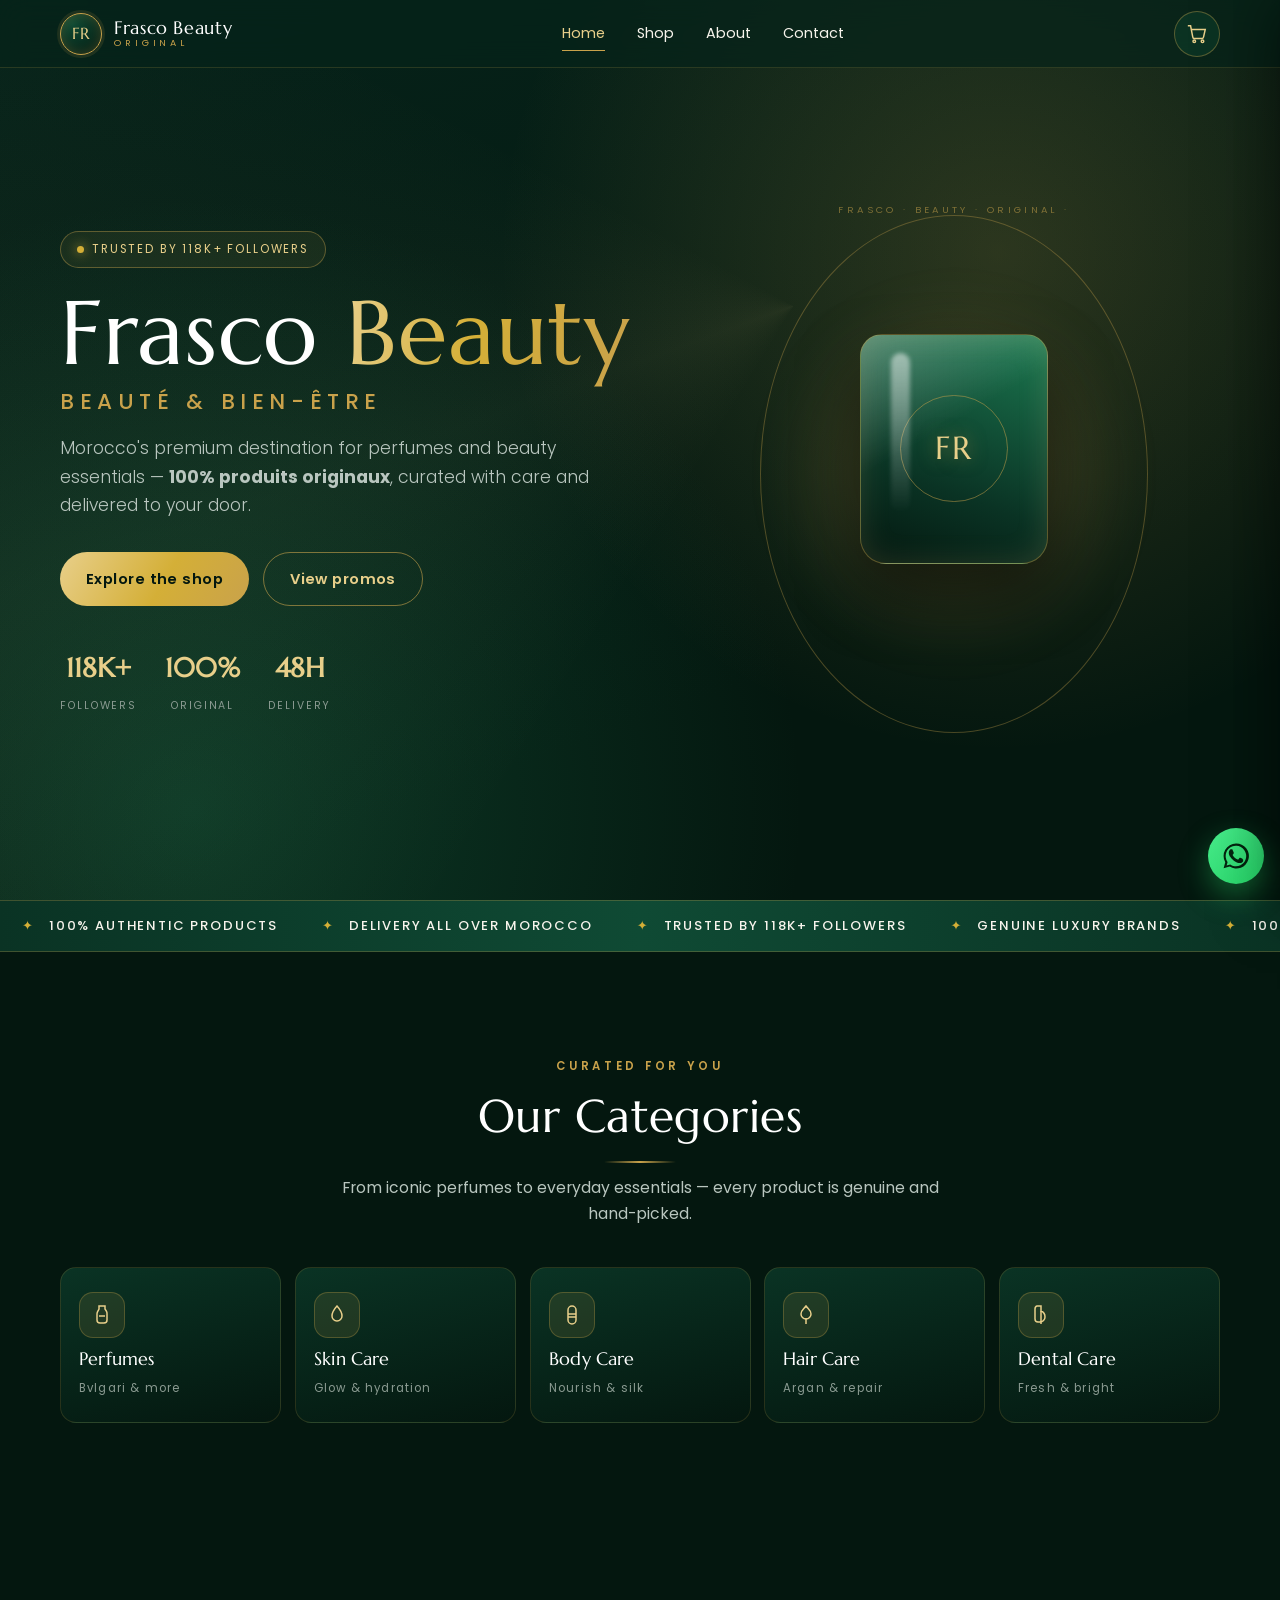
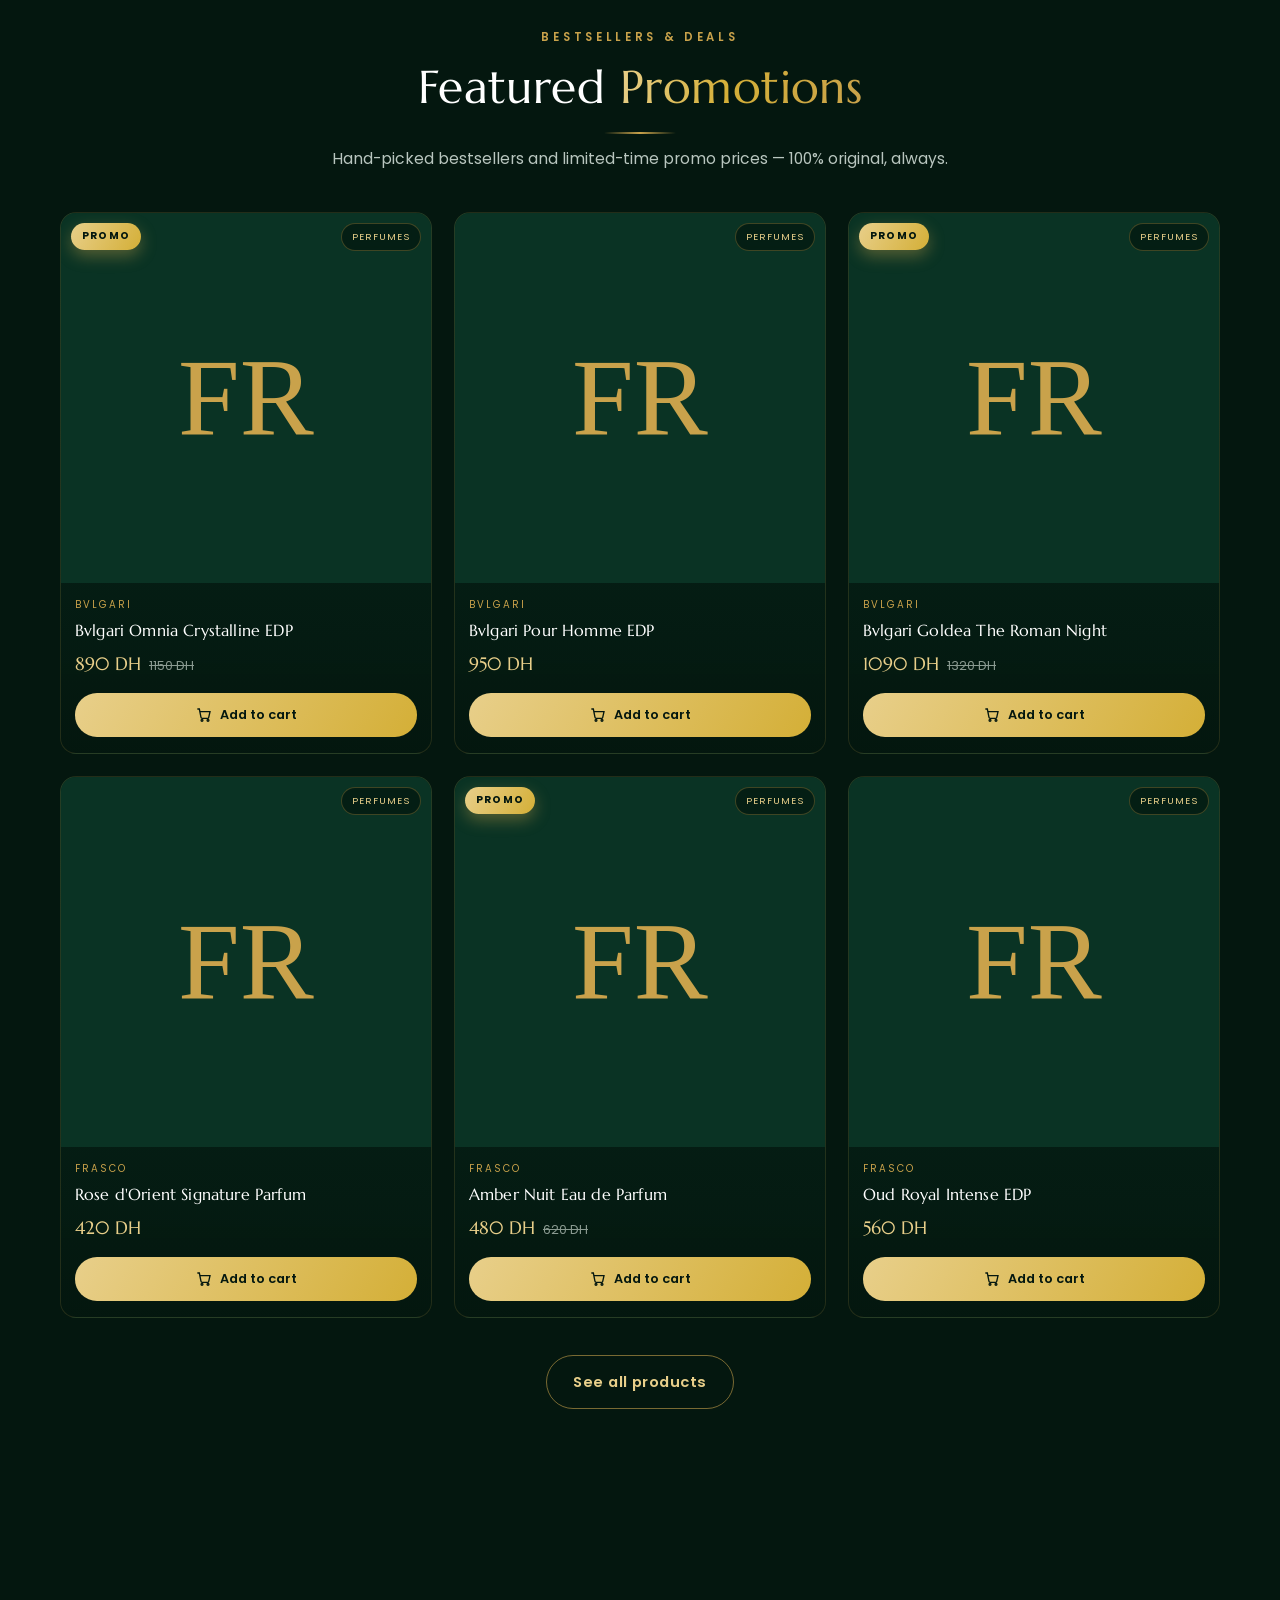
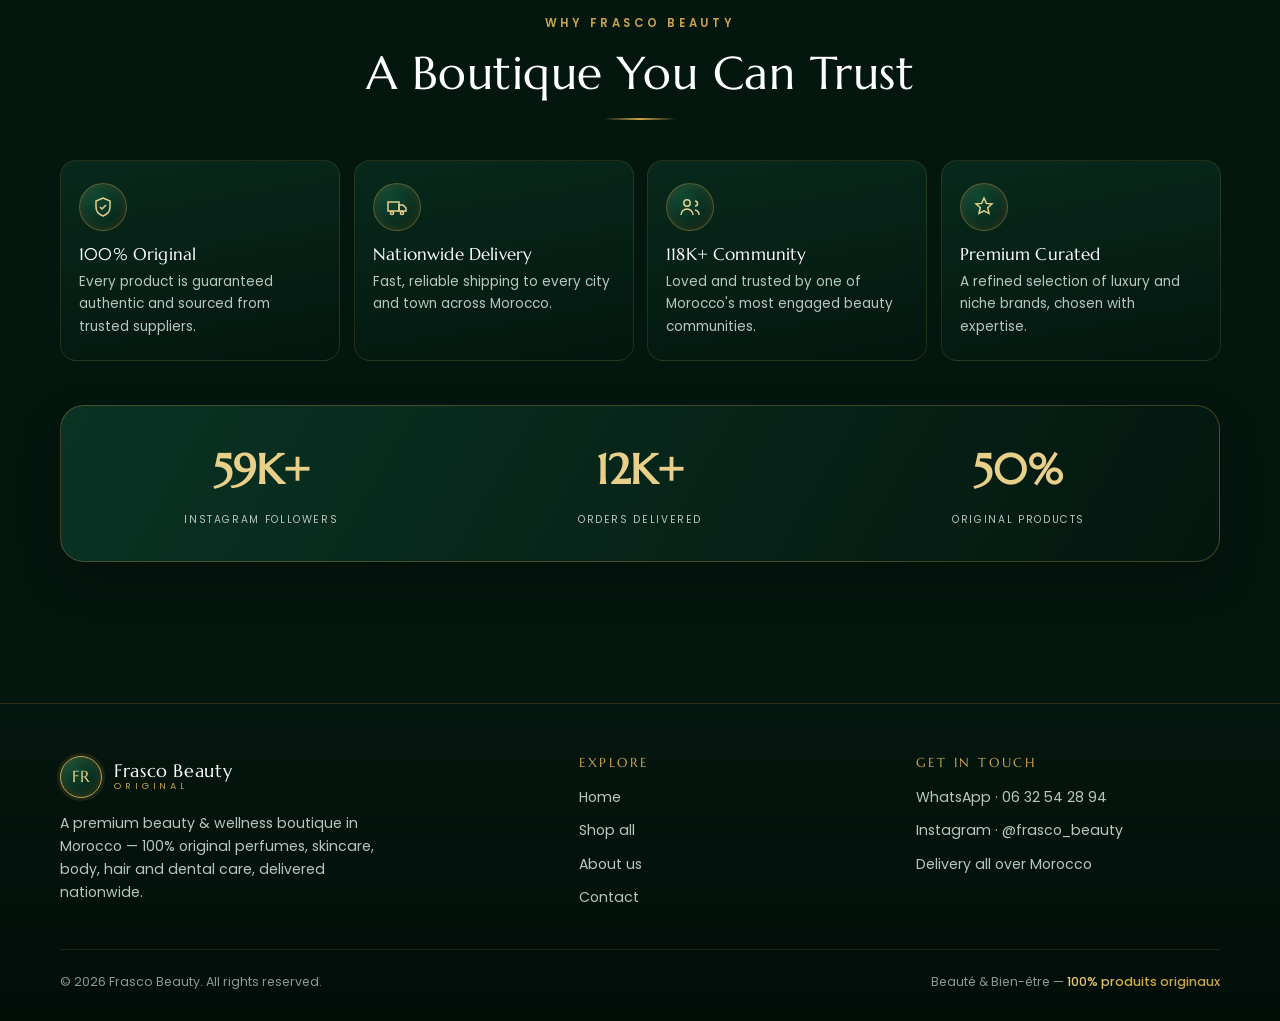
<file: index.html>
<!DOCTYPE html>
<html lang="en">
<head>
  <meta charset="UTF-8">
  <meta name="viewport" content="width=device-width, initial-scale=1.0">
  <meta name="description" content="Frasco Beauty — premium beauty & wellness boutique in Morocco. 100% original perfumes, skin, body, hair and dental care. Delivery all over Morocco.">
  <title>Frasco Beauty — 100% Original Beauty & Perfume Boutique in Morocco</title>
  <link rel="preconnect" href="https://fonts.googleapis.com">
  <link rel="preconnect" href="https://fonts.gstatic.com" crossorigin>
  <link rel="stylesheet" href="style.css">
</head>
<body>

  <!-- ================= NAVBAR ================= -->
  <header class="navbar">
    <div class="container nav-inner">
      <a href="index.html" class="brand">
        <span class="brand-logo">FR</span>
        <span class="brand-name"><b>Frasco Beauty</b><span>Original</span></span>
      </a>

      <nav class="nav-links" aria-label="Primary">
        <a href="index.html" class="active">Home</a>
        <a href="shop.html">Shop</a>
        <a href="about.html">About</a>
        <a href="contact.html">Contact</a>
      </nav>

      <div class="nav-actions">
        <button class="cart-btn" data-cart-open type="button" aria-label="Open shopping cart">
          <svg viewBox="0 0 24 24" fill="none" stroke="currentColor" stroke-width="1.6"><circle cx="9" cy="20" r="1.4"/><circle cx="18" cy="20" r="1.4"/><path d="M2 3h3l2.4 12.3a2 2 0 0 0 2 1.7h7.7a2 2 0 0 0 2-1.6L21 7H6"/></svg>
          <span class="cart-count" id="cartCount">0</span>
        </button>
        <button class="hamburger" type="button" aria-label="Open menu" aria-expanded="false">
          <span></span><span></span><span></span>
        </button>
      </div>
    </div>
  </header>

  <!-- ================= MOBILE DRAWER ================= -->
  <aside class="drawer" id="drawer" aria-label="Mobile menu">
    <nav>
      <a href="index.html">Home</a>
      <a href="shop.html">Shop</a>
      <a href="about.html">About</a>
      <a href="contact.html">Contact</a>
    </nav>
    <div class="drawer-foot">
      <a href="shop.html" class="btn btn-outline btn-block">Shop now</a>
      <a class="wa" href="https://wa.me/212632542894" target="_blank" rel="noopener">WhatsApp · 06 32 54 28 94</a>
    </div>
  </aside>

  <!-- ================= OVERLAY + CART ================= -->
  <div class="overlay" id="overlay"></div>

  <aside class="cart-panel" id="cartPanel" aria-label="Shopping cart">
    <div class="cart-head">
      <h3>
        <svg viewBox="0 0 24 24" fill="none" stroke="currentColor" stroke-width="1.6"><circle cx="9" cy="20" r="1.4"/><circle cx="18" cy="20" r="1.4"/><path d="M2 3h3l2.4 12.3a2 2 0 0 0 2 1.7h7.7a2 2 0 0 0 2-1.6L21 7H6"/></svg>
        Your Cart (<span id="cartCountLabel">0</span>)
      </h3>
      <button class="cart-close" data-cart-close type="button" aria-label="Close cart">
        <svg viewBox="0 0 24 24" fill="none" stroke="currentColor" stroke-width="1.8"><path d="M6 6l12 12M18 6L6 18"/></svg>
      </button>
    </div>

    <div class="cart-items" id="cartItems"></div>

    <div class="cart-foot" id="cartFoot">
      <div class="cart-total">
        <span>TOTAL</span>
        <b id="cartTotal">0 DH</b>
      </div>
      <button class="btn btn-whatsapp btn-block" data-order-wa type="button">
        <svg viewBox="0 0 24 24" fill="currentColor" style="width:20px;height:20px"><path d="M17.5 14.4c-.3-.2-1.7-.9-2-1-.3-.1-.5-.2-.7.1s-.8 1-.9 1.2c-.2.2-.3.2-.6.1-.3-.2-1.2-.5-2.3-1.4-.9-.8-1.4-1.7-1.6-2-.2-.3 0-.5.1-.6l.4-.5c.1-.2.2-.3.3-.5.1-.2 0-.4 0-.5s-.7-1.6-.9-2.2c-.2-.6-.5-.5-.7-.5h-.6c-.2 0-.5.1-.8.4-.3.3-1 1-1 2.5s1 2.9 1.2 3.1c.2.2 2 3.1 4.9 4.3.7.3 1.2.5 1.6.6.7.2 1.3.2 1.8.1.5-.1 1.7-.7 1.9-1.3.2-.7.2-1.2.2-1.3-.1-.2-.3-.2-.6-.4z"/><path d="M12 2a10 10 0 0 0-8.6 15l-1.3 4.7 4.8-1.3A10 10 0 1 0 12 2zm0 18.2c-1.5 0-3-.4-4.3-1.2l-.3-.2-2.9.8.8-2.8-.2-.3A8.2 8.2 0 1 1 12 20.2z"/></svg>
        Order via WhatsApp
      </button>
      <p class="cart-note">Authentic products · Delivery available all over Morocco</p>
    </div>
  </aside>

  <!-- ================= HERO ================= -->
  <section class="hero">
    <div class="container hero-grid">

      <div class="hero-copy">
        <span class="hero-badge"><span class="dot"></span> Trusted by 118K+ followers</span>
        <h1>Frasco <span class="gold-text">Beauty</span><em>Beauté &amp; Bien-être</em></h1>
        <p class="hero-tagline">Morocco's premium destination for perfumes and beauty essentials — <strong>100% produits originaux</strong>, curated with care and delivered to your door.</p>

        <div class="hero-cta">
          <a href="shop.html" class="btn">Explore the shop</a>
          <a href="#featured" class="btn btn-outline">View promos</a>
        </div>

        <div class="hero-stats">
          <div class="stat"><b>118K+</b><span>Followers</span></div>
          <div class="stat"><b>100%</b><span>Original</span></div>
          <div class="stat"><b>48H</b><span>Delivery</span></div>
        </div>
      </div>

      <div class="hero-visual">
        <div class="bottle-stage">
          <div class="bottle-halo"></div>
          <div class="bottle-ring"></div>
          <div class="bottle">
            <span class="cap"></span>
            <span class="neck"></span>
            <div class="body"><span class="label">FR</span></div>
          </div>
        </div>
      </div>

    </div>
  </section>

  <!-- ================= TRUST TICKER ================= -->
  <div class="ticker" aria-label="Trust guarantees">
    <div class="ticker-track">
      <span>100% authentic products</span>
      <span>Delivery all over Morocco</span>
      <span>Trusted by 118K+ followers</span>
      <span>Genuine luxury brands</span>
      <span>100% authentic products</span>
      <span>Delivery all over Morocco</span>
      <span>Trusted by 118K+ followers</span>
      <span>Genuine luxury brands</span>
    </div>
  </div>

  <!-- ================= CATEGORIES ================= -->
  <section class="section" id="categories">
    <div class="container">
      <div class="section-head" data-reveal>
        <span class="eyebrow">Curated for you</span>
        <h2>Our Categories</h2>
        <div class="divider"></div>
        <p>From iconic perfumes to everyday essentials — every product is genuine and hand-picked.</p>
      </div>

      <div class="cat-grid stagger" data-reveal>

        <a href="shop.html" class="cat-card" data-reveal style="--i:0">
          <span class="cat-icon">
            <svg viewBox="0 0 24 24" fill="none" stroke="currentColor" stroke-width="1.5"><path d="M9 3h6v3l1.5 2.3A5 5 0 0 1 17 11v6a3 3 0 0 1-3 3h-4a3 3 0 0 1-3-3v-6a5 5 0 0 1 .5-2.2L9 6z"/><path d="M9 13h6"/></svg>
          </span>
          <h3>Perfumes</h3>
          <small>Bvlgari &amp; more</small>
        </a>

        <a href="shop.html" class="cat-card" data-reveal style="--i:1">
          <span class="cat-icon">
            <svg viewBox="0 0 24 24" fill="none" stroke="currentColor" stroke-width="1.5"><path d="M12 3s5 5.5 5 10a5 5 0 0 1-10 0c0-4.5 5-10 5-10z"/></svg>
          </span>
          <h3>Skin Care</h3>
          <small>Glow &amp; hydration</small>
        </a>

        <a href="shop.html" class="cat-card" data-reveal style="--i:2">
          <span class="cat-icon">
            <svg viewBox="0 0 24 24" fill="none" stroke="currentColor" stroke-width="1.5"><path d="M12 3a4 4 0 0 0-4 4v10a4 4 0 0 0 8 0V7a4 4 0 0 0-4-4z"/><path d="M8 11h8M8 14h8"/></svg>
          </span>
          <h3>Body Care</h3>
          <small>Nourish &amp; silk</small>
        </a>

        <a href="shop.html" class="cat-card" data-reveal style="--i:3">
          <span class="cat-icon">
            <svg viewBox="0 0 24 24" fill="none" stroke="currentColor" stroke-width="1.5"><path d="M12 3c-2 3-5 4-5 8a5 5 0 0 0 10 0c0-4-3-5-5-8z"/><path d="M12 21v-6"/></svg>
          </span>
          <h3>Hair Care</h3>
          <small>Argan &amp; repair</small>
        </a>

        <a href="shop.html" class="cat-card" data-reveal style="--i:4">
          <span class="cat-icon">
            <svg viewBox="0 0 24 24" fill="none" stroke="currentColor" stroke-width="1.5"><path d="M8 3h4v5c3 1 4 3 4 6a5 5 0 0 1-5 5H9a3 3 0 0 1-3-3V6a3 3 0 0 1 2-3z"/><path d="M12 8v13"/></svg>
          </span>
          <h3>Dental Care</h3>
          <small>Fresh &amp; bright</small>
        </a>

      </div>
    </div>
  </section>

  <!-- ================= FEATURED / PROMO ================= -->
  <section class="section" id="featured">
    <div class="container">
      <div class="section-head" data-reveal>
        <span class="eyebrow">Bestsellers &amp; deals</span>
        <h2>Featured <span class="gold-text">Promotions</span></h2>
        <div class="divider"></div>
        <p>Hand-picked bestsellers and limited-time promo prices — 100% original, always.</p>
      </div>

      <div class="product-grid" id="featuredGrid"></div>

      <div style="text-align:center;margin-top:36px" data-reveal>
        <a href="shop.html" class="btn btn-outline">See all products</a>
      </div>
    </div>
  </section>

  <!-- ================= WHY CHOOSE US ================= -->
  <section class="section" id="why">
    <div class="container">
      <div class="section-head" data-reveal>
        <span class="eyebrow">Why Frasco Beauty</span>
        <h2>A Boutique You Can Trust</h2>
        <div class="divider"></div>
      </div>

      <div class="why-grid stagger" data-reveal>

        <div class="why-card" data-reveal style="--i:0">
          <span class="why-icon">
            <svg viewBox="0 0 24 24" fill="none" stroke="currentColor" stroke-width="1.5"><path d="M12 3l7 3v6c0 4.5-3 7.5-7 9-4-1.5-7-4.5-7-9V6z"/><path d="M9 12l2 2 4-4"/></svg>
          </span>
          <h3>100% Original</h3>
          <p>Every product is guaranteed authentic and sourced from trusted suppliers.</p>
        </div>

        <div class="why-card" data-reveal style="--i:1">
          <span class="why-icon">
            <svg viewBox="0 0 24 24" fill="none" stroke="currentColor" stroke-width="1.5"><path d="M3 7h11v9H3z"/><path d="M14 10h4l3 3v3h-7z"/><circle cx="7" cy="18" r="1.6"/><circle cx="17" cy="18" r="1.6"/></svg>
          </span>
          <h3>Nationwide Delivery</h3>
          <p>Fast, reliable shipping to every city and town across Morocco.</p>
        </div>

        <div class="why-card" data-reveal style="--i:2">
          <span class="why-icon">
            <svg viewBox="0 0 24 24" fill="none" stroke="currentColor" stroke-width="1.5"><circle cx="9" cy="8" r="3.2"/><path d="M3 20a6 6 0 0 1 12 0"/><path d="M17 11a2.5 2.5 0 0 0 0-5M21 20a5 5 0 0 0-4-4.9"/></svg>
          </span>
          <h3>118K+ Community</h3>
          <p>Loved and trusted by one of Morocco's most engaged beauty communities.</p>
        </div>

        <div class="why-card" data-reveal style="--i:3">
          <span class="why-icon">
            <svg viewBox="0 0 24 24" fill="none" stroke="currentColor" stroke-width="1.5"><path d="M12 3l2.4 5.4 5.6.5-4.3 3.8 1.3 5.6L12 15.8 7 18.3l1.3-5.6L4 8.9l5.6-.5z"/></svg>
          </span>
          <h3>Premium Curated</h3>
          <p>A refined selection of luxury and niche brands, chosen with expertise.</p>
        </div>

      </div>

      <!-- animated counters -->
      <div class="stats-band" data-reveal>
        <div class="stat-item">
          <b data-count="118" data-suffix="K+">0</b>
          <span>Instagram Followers</span>
        </div>
        <div class="stat-item">
          <b data-count="25" data-suffix="K+">0</b>
          <span>Orders Delivered</span>
        </div>
        <div class="stat-item">
          <b data-count="100" data-suffix="%">0</b>
          <span>Original Products</span>
        </div>
      </div>
    </div>
  </section>

  <!-- ================= FOOTER ================= -->
  <footer class="footer">
    <div class="container">
      <div class="footer-grid">

        <div class="footer-brand">
          <a href="index.html" class="brand">
            <span class="brand-logo">FR</span>
            <span class="brand-name"><b>Frasco Beauty</b><span>Original</span></span>
          </a>
          <p>A premium beauty &amp; wellness boutique in Morocco — 100% original perfumes, skincare, body, hair and dental care, delivered nationwide.</p>
        </div>

        <div>
          <h4>Explore</h4>
          <div class="footer-links">
            <a href="index.html">Home</a>
            <a href="shop.html">Shop all</a>
            <a href="about.html">About us</a>
            <a href="contact.html">Contact</a>
          </div>
        </div>

        <div>
          <h4>Get in touch</h4>
          <div class="footer-links">
            <a href="https://wa.me/212632542894" target="_blank" rel="noopener">WhatsApp · 06 32 54 28 94</a>
            <a href="https://instagram.com/frasco_beauty" target="_blank" rel="noopener">Instagram · @frasco_beauty</a>
            <a href="contact.html">Delivery all over Morocco</a>
          </div>
        </div>

      </div>

      <div class="footer-bottom">
        <span>© <span data-year>2026</span> Frasco Beauty. All rights reserved.</span>
        <span>Beauté &amp; Bien-être — <span class="gold-text">100% produits originaux</span></span>
      </div>
    </div>
  </footer>

  <!-- Floating WhatsApp -->
  <a class="float-wa" href="https://wa.me/212632542894" target="_blank" rel="noopener" aria-label="Chat on WhatsApp">
    <svg viewBox="0 0 24 24" fill="currentColor"><path d="M17.5 14.4c-.3-.2-1.7-.9-2-1-.3-.1-.5-.2-.7.1s-.8 1-.9 1.2c-.2.2-.3.2-.6.1-.3-.2-1.2-.5-2.3-1.4-.9-.8-1.4-1.7-1.6-2-.2-.3 0-.5.1-.6l.4-.5c.1-.2.2-.3.3-.5.1-.2 0-.4 0-.5s-.7-1.6-.9-2.2c-.2-.6-.5-.5-.7-.5h-.6c-.2 0-.5.1-.8.4-.3.3-1 1-1 2.5s1 2.9 1.2 3.1c.2.2 2 3.1 4.9 4.3.7.3 1.2.5 1.6.6.7.2 1.3.2 1.8.1.5-.1 1.7-.7 1.9-1.3.2-.7.2-1.2.2-1.3-.1-.2-.3-.2-.6-.4z"/><path d="M12 2a10 10 0 0 0-8.6 15l-1.3 4.7 4.8-1.3A10 10 0 1 0 12 2zm0 18.2c-1.5 0-3-.4-4.3-1.2l-.3-.2-2.9.8.8-2.8-.2-.3A8.2 8.2 0 1 1 12 20.2z"/></svg>
  </a>

  <script src="cart.js"></script>
  <script src="script.js"></script>
</body>
</html>
</file>
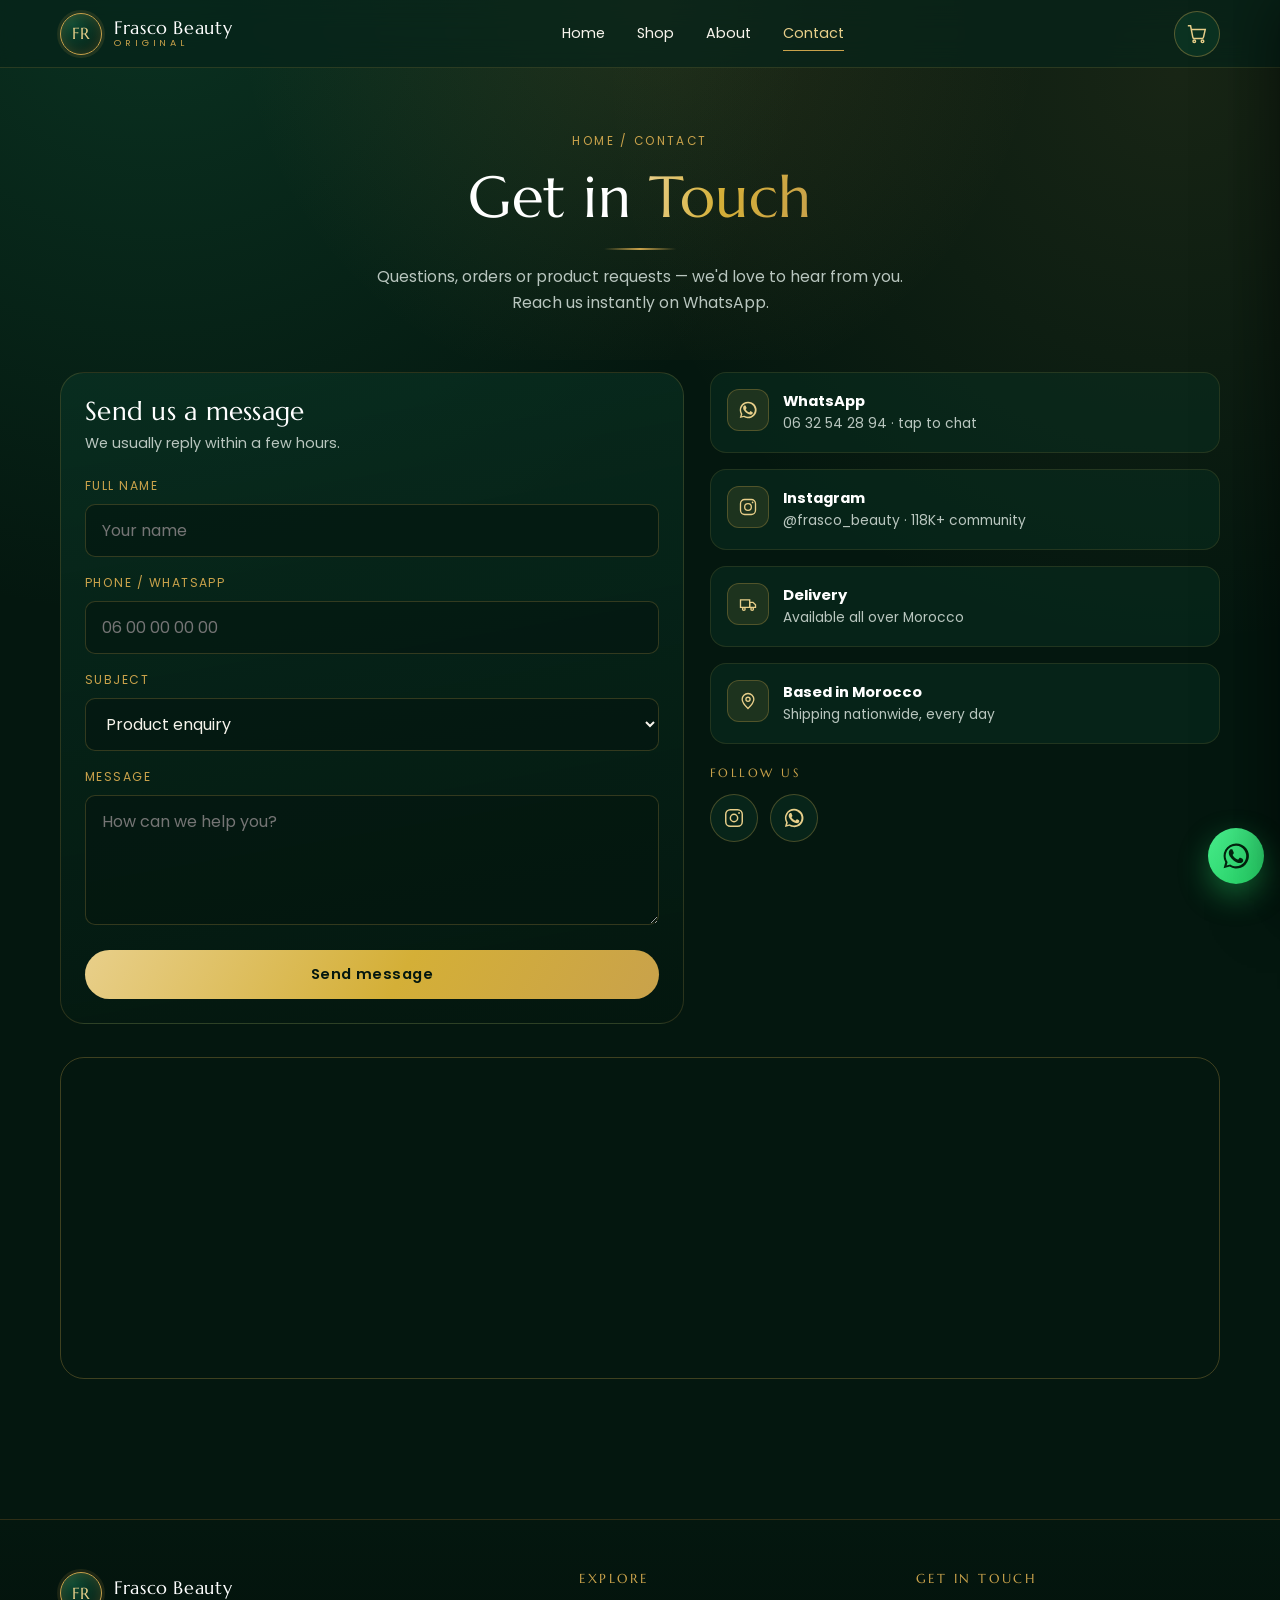
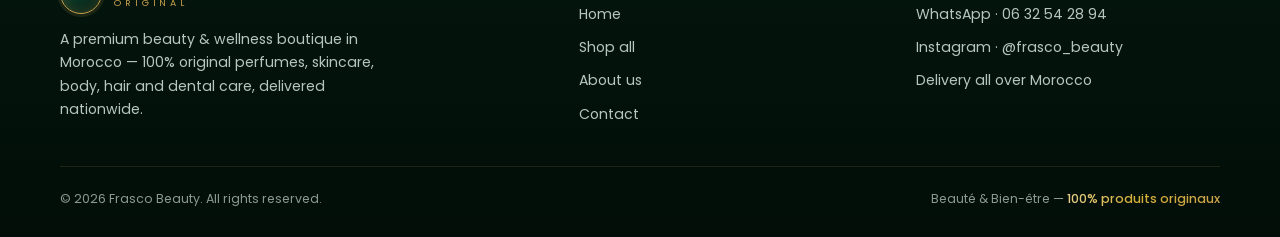
<file: contact.html>
<!DOCTYPE html>
<html lang="en">
<head>
  <meta charset="UTF-8">
  <meta name="viewport" content="width=device-width, initial-scale=1.0">
  <meta name="description" content="Contact Frasco Beauty — WhatsApp 06 32 54 28 94, Instagram @frasco_beauty. 100% original beauty products with delivery all over Morocco.">
  <title>Contact — Frasco Beauty</title>
  <link rel="preconnect" href="https://fonts.googleapis.com">
  <link rel="preconnect" href="https://fonts.gstatic.com" crossorigin>
  <link rel="stylesheet" href="style.css">
</head>
<body>

  <!-- ================= NAVBAR ================= -->
  <header class="navbar">
    <div class="container nav-inner">
      <a href="index.html" class="brand">
        <span class="brand-logo">FR</span>
        <span class="brand-name"><b>Frasco Beauty</b><span>Original</span></span>
      </a>
      <nav class="nav-links" aria-label="Primary">
        <a href="index.html">Home</a>
        <a href="shop.html">Shop</a>
        <a href="about.html">About</a>
        <a href="contact.html" class="active">Contact</a>
      </nav>
      <div class="nav-actions">
        <button class="cart-btn" data-cart-open type="button" aria-label="Open shopping cart">
          <svg viewBox="0 0 24 24" fill="none" stroke="currentColor" stroke-width="1.6"><circle cx="9" cy="20" r="1.4"/><circle cx="18" cy="20" r="1.4"/><path d="M2 3h3l2.4 12.3a2 2 0 0 0 2 1.7h7.7a2 2 0 0 0 2-1.6L21 7H6"/></svg>
          <span class="cart-count" id="cartCount">0</span>
        </button>
        <button class="hamburger" type="button" aria-label="Open menu" aria-expanded="false">
          <span></span><span></span><span></span>
        </button>
      </div>
    </div>
  </header>

  <!-- ================= MOBILE DRAWER ================= -->
  <aside class="drawer" id="drawer" aria-label="Mobile menu">
    <nav>
      <a href="index.html">Home</a>
      <a href="shop.html">Shop</a>
      <a href="about.html">About</a>
      <a href="contact.html" class="active">Contact</a>
    </nav>
    <div class="drawer-foot">
      <a href="shop.html" class="btn btn-outline btn-block">Shop now</a>
      <a class="wa" href="https://wa.me/212632542894" target="_blank" rel="noopener">WhatsApp · 06 32 54 28 94</a>
    </div>
  </aside>

  <!-- ================= OVERLAY + CART ================= -->
  <div class="overlay" id="overlay"></div>

  <aside class="cart-panel" id="cartPanel" aria-label="Shopping cart">
    <div class="cart-head">
      <h3>
        <svg viewBox="0 0 24 24" fill="none" stroke="currentColor" stroke-width="1.6"><circle cx="9" cy="20" r="1.4"/><circle cx="18" cy="20" r="1.4"/><path d="M2 3h3l2.4 12.3a2 2 0 0 0 2 1.7h7.7a2 2 0 0 0 2-1.6L21 7H6"/></svg>
        Your Cart (<span id="cartCountLabel">0</span>)
      </h3>
      <button class="cart-close" data-cart-close type="button" aria-label="Close cart">
        <svg viewBox="0 0 24 24" fill="none" stroke="currentColor" stroke-width="1.8"><path d="M6 6l12 12M18 6L6 18"/></svg>
      </button>
    </div>
    <div class="cart-items" id="cartItems"></div>
    <div class="cart-foot" id="cartFoot">
      <div class="cart-total"><span>TOTAL</span><b id="cartTotal">0 DH</b></div>
      <button class="btn btn-whatsapp btn-block" data-order-wa type="button">
        <svg viewBox="0 0 24 24" fill="currentColor" style="width:20px;height:20px"><path d="M17.5 14.4c-.3-.2-1.7-.9-2-1-.3-.1-.5-.2-.7.1s-.8 1-.9 1.2c-.2.2-.3.2-.6.1-.3-.2-1.2-.5-2.3-1.4-.9-.8-1.4-1.7-1.6-2-.2-.3 0-.5.1-.6l.4-.5c.1-.2.2-.3.3-.5.1-.2 0-.4 0-.5s-.7-1.6-.9-2.2c-.2-.6-.5-.5-.7-.5h-.6c-.2 0-.5.1-.8.4-.3.3-1 1-1 2.5s1 2.9 1.2 3.1c.2.2 2 3.1 4.9 4.3.7.3 1.2.5 1.6.6.7.2 1.3.2 1.8.1.5-.1 1.7-.7 1.9-1.3.2-.7.2-1.2.2-1.3-.1-.2-.3-.2-.6-.4z"/><path d="M12 2a10 10 0 0 0-8.6 15l-1.3 4.7 4.8-1.3A10 10 0 1 0 12 2zm0 18.2c-1.5 0-3-.4-4.3-1.2l-.3-.2-2.9.8.8-2.8-.2-.3A8.2 8.2 0 1 1 12 20.2z"/></svg>
        Order via WhatsApp
      </button>
      <p class="cart-note">Authentic products · Delivery available all over Morocco</p>
    </div>
  </aside>

  <!-- ================= PAGE HERO ================= -->
  <section class="page-hero">
    <div class="container">
      <div class="breadcrumb">Home / Contact</div>
      <h1>Get in <span class="gold-text">Touch</span></h1>
      <div class="divider"></div>
      <p>Questions, orders or product requests — we'd love to hear from you. Reach us instantly on WhatsApp.</p>
    </div>
  </section>

  <!-- ================= CONTACT ================= -->
  <section class="section" style="padding-top:12px">
    <div class="container contact-grid">

      <!-- Form -->
      <div class="contact-card" data-reveal="left">
        <h2 style="font-size:1.6rem;color:#fff;margin-bottom:6px">Send us a message</h2>
        <p style="color:var(--muted);font-size:0.9rem;margin-bottom:20px">We usually reply within a few hours.</p>

        <form id="contactForm" novalidate>
          <div class="field">
            <label for="cname">Full name</label>
            <input type="text" id="cname" name="name" placeholder="Your name" required>
          </div>
          <div class="field">
            <label for="cphone">Phone / WhatsApp</label>
            <input type="tel" id="cphone" name="phone" placeholder="06 00 00 00 00" required>
          </div>
          <div class="field">
            <label for="csubject">Subject</label>
            <select id="csubject" name="subject">
              <option>Product enquiry</option>
              <option>Place an order</option>
              <option>Delivery question</option>
              <option>Other</option>
            </select>
          </div>
          <div class="field">
            <label for="cmsg">Message</label>
            <textarea id="cmsg" name="message" placeholder="How can we help you?" required></textarea>
          </div>
          <button type="submit" class="btn btn-block">Send message</button>
          <p class="form-note" id="formNote">✓ Thank you! Your message has been received. We'll get back to you shortly.</p>
        </form>
      </div>

      <!-- Info -->
      <div class="info-list" data-reveal="right">
        <a class="info-item" href="https://wa.me/212632542894" target="_blank" rel="noopener">
          <span class="ico">
            <svg viewBox="0 0 24 24" fill="currentColor"><path d="M17.5 14.4c-.3-.2-1.7-.9-2-1-.3-.1-.5-.2-.7.1s-.8 1-.9 1.2c-.2.2-.3.2-.6.1-.3-.2-1.2-.5-2.3-1.4-.9-.8-1.4-1.7-1.6-2-.2-.3 0-.5.1-.6l.4-.5c.1-.2.2-.3.3-.5.1-.2 0-.4 0-.5s-.7-1.6-.9-2.2c-.2-.6-.5-.5-.7-.5h-.6c-.2 0-.5.1-.8.4-.3.3-1 1-1 2.5s1 2.9 1.2 3.1c.2.2 2 3.1 4.9 4.3.7.3 1.2.5 1.6.6.7.2 1.3.2 1.8.1.5-.1 1.7-.7 1.9-1.3.2-.7.2-1.2.2-1.3-.1-.2-.3-.2-.6-.4z"/><path d="M12 2a10 10 0 0 0-8.6 15l-1.3 4.7 4.8-1.3A10 10 0 1 0 12 2zm0 18.2c-1.5 0-3-.4-4.3-1.2l-.3-.2-2.9.8.8-2.8-.2-.3A8.2 8.2 0 1 1 12 20.2z"/></svg>
          </span>
          <span>
            <b>WhatsApp</b>
            <span>06 32 54 28 94 · tap to chat</span>
          </span>
        </a>

        <a class="info-item" href="https://instagram.com/frasco_beauty" target="_blank" rel="noopener">
          <span class="ico">
            <svg viewBox="0 0 24 24" fill="none" stroke="currentColor" stroke-width="1.6"><rect x="3" y="3" width="18" height="18" rx="5"/><circle cx="12" cy="12" r="4"/><circle cx="17.5" cy="6.5" r="1" fill="currentColor" stroke="none"/></svg>
          </span>
          <span>
            <b>Instagram</b>
            <span>@frasco_beauty · 118K+ community</span>
          </span>
        </a>

        <div class="info-item">
          <span class="ico">
            <svg viewBox="0 0 24 24" fill="none" stroke="currentColor" stroke-width="1.6"><path d="M3 7h11v9H3z"/><path d="M14 10h4l3 3v3h-7z"/><circle cx="7" cy="18" r="1.6"/><circle cx="17" cy="18" r="1.6"/></svg>
          </span>
          <span>
            <b>Delivery</b>
            <span>Available all over Morocco</span>
          </span>
        </div>

        <div class="info-item">
          <span class="ico">
            <svg viewBox="0 0 24 24" fill="none" stroke="currentColor" stroke-width="1.6"><path d="M12 21s-7-6.4-7-11a7 7 0 0 1 14 0c0 4.6-7 11-7 11z"/><circle cx="12" cy="10" r="2.5"/></svg>
          </span>
          <span>
            <b>Based in Morocco</b>
            <span>Shipping nationwide, every day</span>
          </span>
        </div>

        <div style="margin-top:6px">
          <h4 style="font-size:0.78rem;letter-spacing:0.2em;text-transform:uppercase;color:var(--gold);margin-bottom:14px">Follow us</h4>
          <div class="socials">
            <a class="social-link" href="https://instagram.com/frasco_beauty" target="_blank" rel="noopener" aria-label="Instagram">
              <svg viewBox="0 0 24 24" fill="none" stroke="currentColor" stroke-width="1.6"><rect x="3" y="3" width="18" height="18" rx="5"/><circle cx="12" cy="12" r="4"/><circle cx="17.5" cy="6.5" r="1" fill="currentColor" stroke="none"/></svg>
            </a>
            <a class="social-link" href="https://wa.me/212632542894" target="_blank" rel="noopener" aria-label="WhatsApp">
              <svg viewBox="0 0 24 24" fill="currentColor"><path d="M17.5 14.4c-.3-.2-1.7-.9-2-1-.3-.1-.5-.2-.7.1s-.8 1-.9 1.2c-.2.2-.3.2-.6.1-.3-.2-1.2-.5-2.3-1.4-.9-.8-1.4-1.7-1.6-2-.2-.3 0-.5.1-.6l.4-.5c.1-.2.2-.3.3-.5.1-.2 0-.4 0-.5s-.7-1.6-.9-2.2c-.2-.6-.5-.5-.7-.5h-.6c-.2 0-.5.1-.8.4-.3.3-1 1-1 2.5s1 2.9 1.2 3.1c.2.2 2 3.1 4.9 4.3.7.3 1.2.5 1.6.6.7.2 1.3.2 1.8.1.5-.1 1.7-.7 1.9-1.3.2-.7.2-1.2.2-1.3-.1-.2-.3-.2-.6-.4z"/><path d="M12 2a10 10 0 0 0-8.6 15l-1.3 4.7 4.8-1.3A10 10 0 1 0 12 2zm0 18.2c-1.5 0-3-.4-4.3-1.2l-.3-.2-2.9.8.8-2.8-.2-.3A8.2 8.2 0 1 1 12 20.2z"/></svg>
            </a>
          </div>
        </div>
      </div>

    </div>

    <!-- Map -->
    <div class="container" style="margin-top:34px" data-reveal="zoom">
      <div class="map-wrap">
        <iframe
          src="https://www.google.com/maps?q=Casablanca,Morocco&output=embed"
          width="600" height="320" style="border:0"
          allowfullscreen loading="lazy"
          referrerpolicy="no-referrer-when-downgrade"
          title="Frasco Beauty location in Morocco"></iframe>
      </div>
    </div>
  </section>

  <!-- ================= FOOTER ================= -->
  <footer class="footer">
    <div class="container">
      <div class="footer-grid">
        <div class="footer-brand">
          <a href="index.html" class="brand">
            <span class="brand-logo">FR</span>
            <span class="brand-name"><b>Frasco Beauty</b><span>Original</span></span>
          </a>
          <p>A premium beauty &amp; wellness boutique in Morocco — 100% original perfumes, skincare, body, hair and dental care, delivered nationwide.</p>
        </div>
        <div>
          <h4>Explore</h4>
          <div class="footer-links">
            <a href="index.html">Home</a>
            <a href="shop.html">Shop all</a>
            <a href="about.html">About us</a>
            <a href="contact.html">Contact</a>
          </div>
        </div>
        <div>
          <h4>Get in touch</h4>
          <div class="footer-links">
            <a href="https://wa.me/212632542894" target="_blank" rel="noopener">WhatsApp · 06 32 54 28 94</a>
            <a href="https://instagram.com/frasco_beauty" target="_blank" rel="noopener">Instagram · @frasco_beauty</a>
            <a href="contact.html">Delivery all over Morocco</a>
          </div>
        </div>
      </div>
      <div class="footer-bottom">
        <span>© <span data-year>2026</span> Frasco Beauty. All rights reserved.</span>
        <span>Beauté &amp; Bien-être — <span class="gold-text">100% produits originaux</span></span>
      </div>
    </div>
  </footer>

  <a class="float-wa" href="https://wa.me/212632542894" target="_blank" rel="noopener" aria-label="Chat on WhatsApp">
    <svg viewBox="0 0 24 24" fill="currentColor"><path d="M17.5 14.4c-.3-.2-1.7-.9-2-1-.3-.1-.5-.2-.7.1s-.8 1-.9 1.2c-.2.2-.3.2-.6.1-.3-.2-1.2-.5-2.3-1.4-.9-.8-1.4-1.7-1.6-2-.2-.3 0-.5.1-.6l.4-.5c.1-.2.2-.3.3-.5.1-.2 0-.4 0-.5s-.7-1.6-.9-2.2c-.2-.6-.5-.5-.7-.5h-.6c-.2 0-.5.1-.8.4-.3.3-1 1-1 2.5s1 2.9 1.2 3.1c.2.2 2 3.1 4.9 4.3.7.3 1.2.5 1.6.6.7.2 1.3.2 1.8.1.5-.1 1.7-.7 1.9-1.3.2-.7.2-1.2.2-1.3-.1-.2-.3-.2-.6-.4z"/><path d="M12 2a10 10 0 0 0-8.6 15l-1.3 4.7 4.8-1.3A10 10 0 1 0 12 2zm0 18.2c-1.5 0-3-.4-4.3-1.2l-.3-.2-2.9.8.8-2.8-.2-.3A8.2 8.2 0 1 1 12 20.2z"/></svg>
  </a>

  <script src="cart.js"></script>
  <script src="script.js"></script>
</body>
</html>
</file>
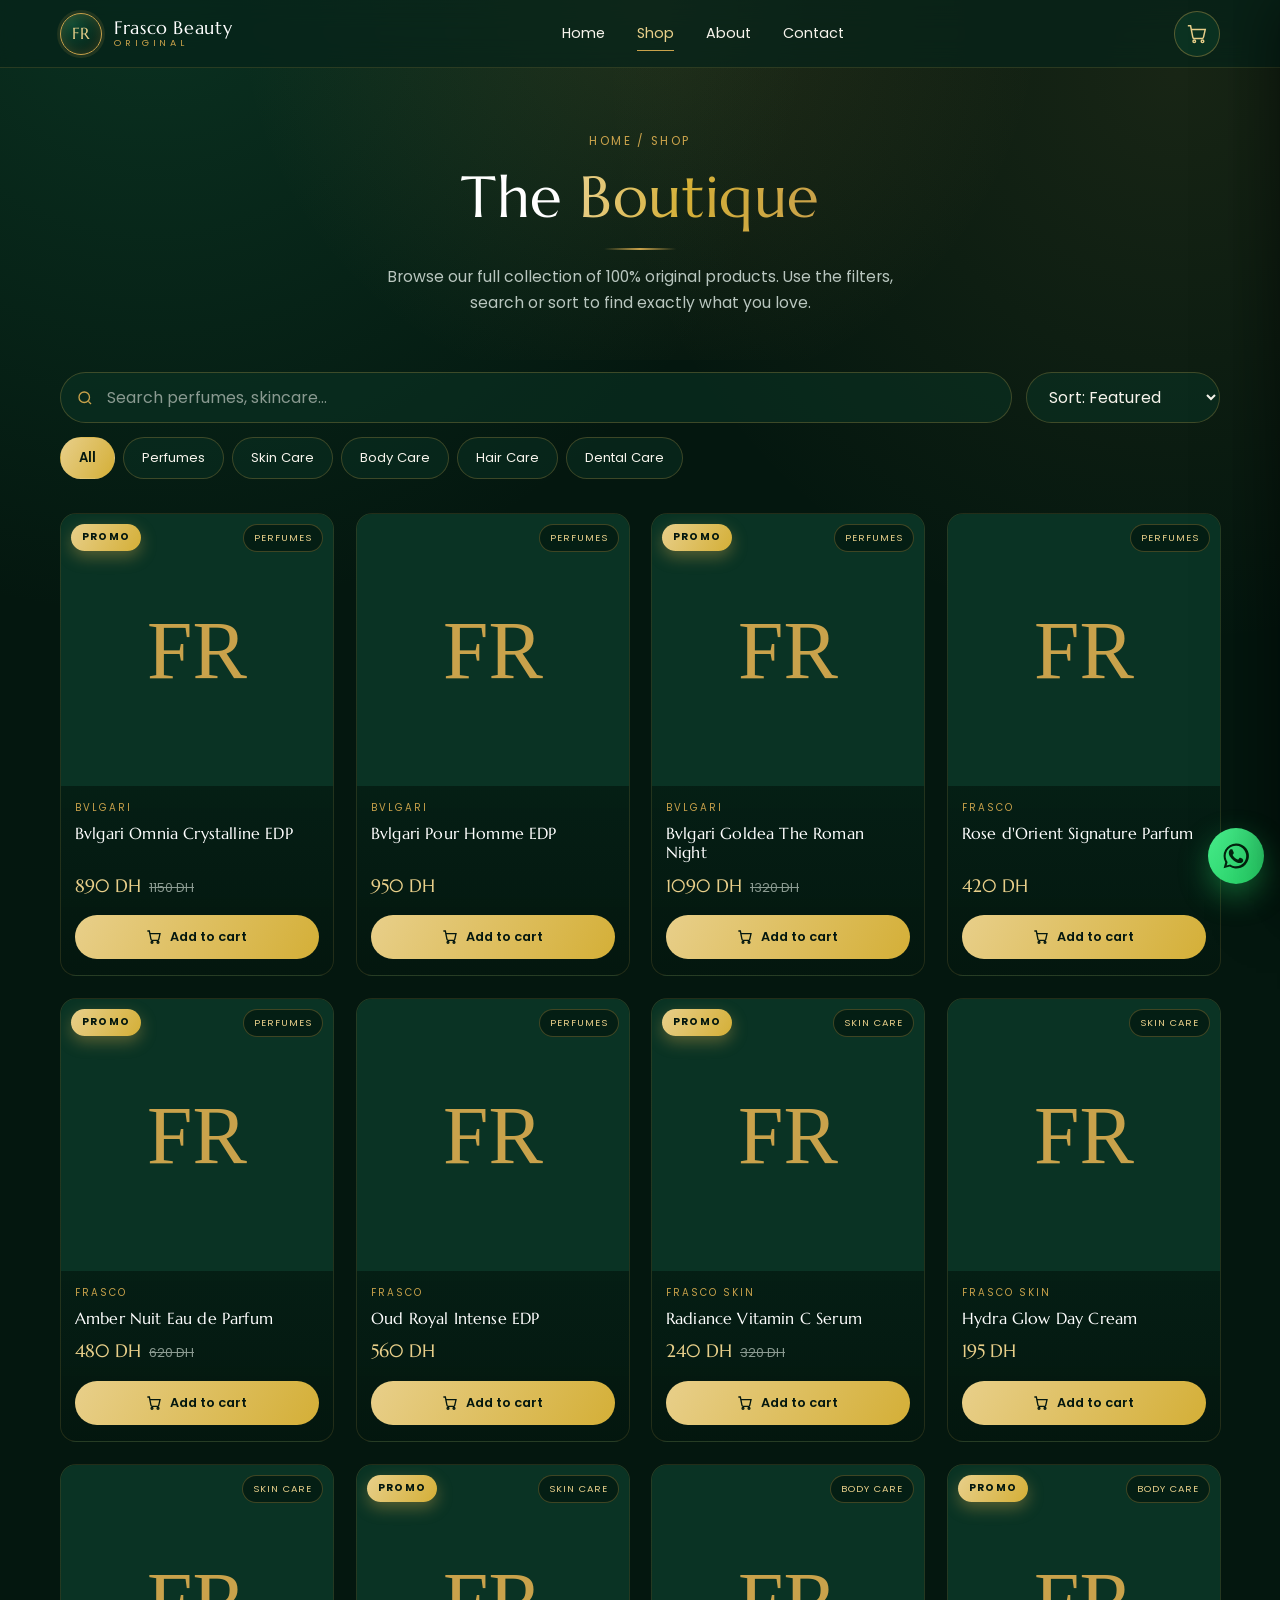
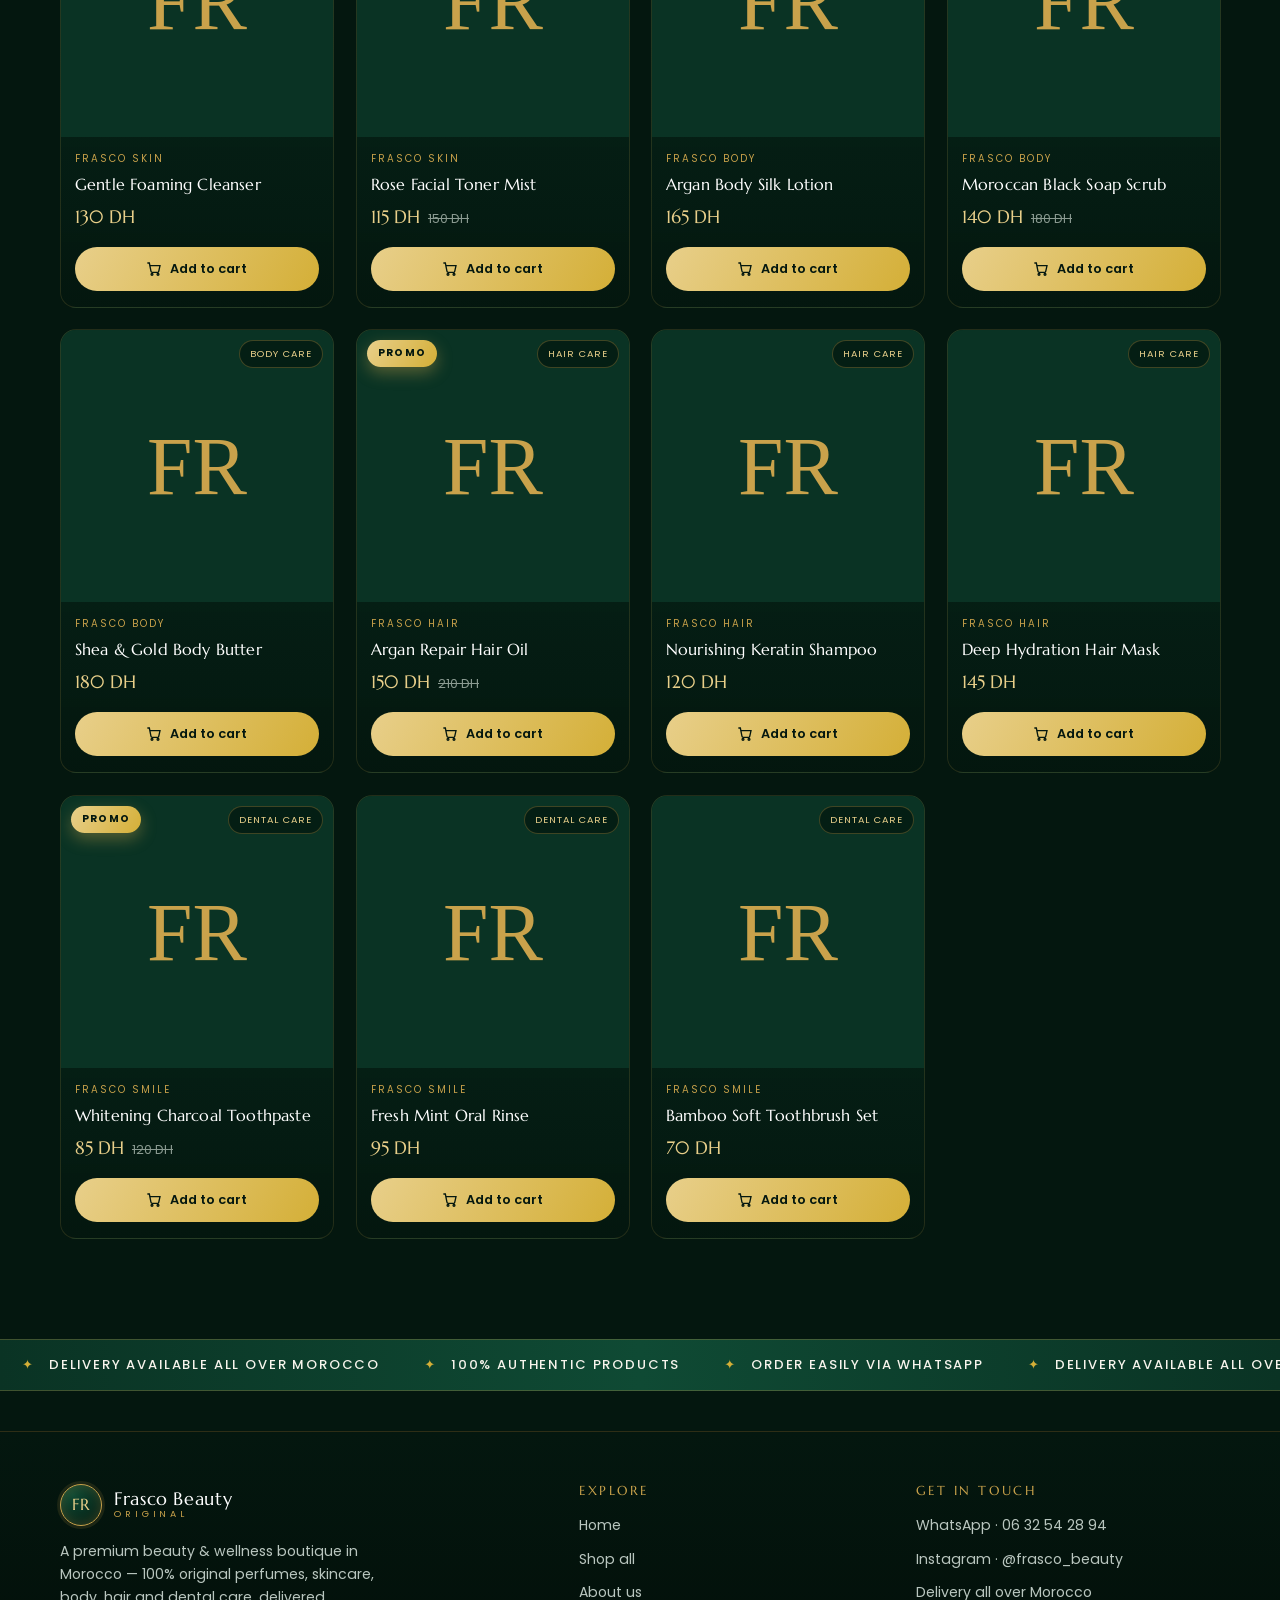
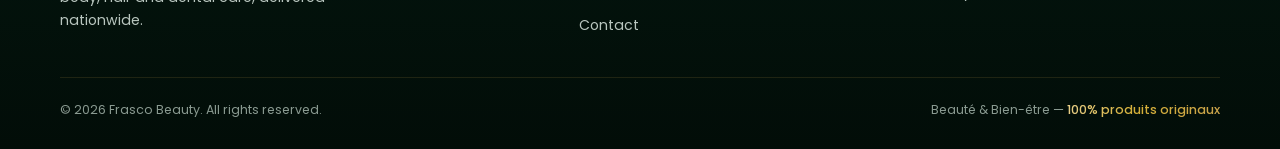
<file: shop.html>
<!DOCTYPE html>
<html lang="en">
<head>
  <meta charset="UTF-8">
  <meta name="viewport" content="width=device-width, initial-scale=1.0">
  <meta name="description" content="Shop 100% original perfumes, skin, body, hair and dental care at Frasco Beauty. Filter, search and order via WhatsApp — delivery all over Morocco.">
  <title>Shop — Frasco Beauty</title>
  <link rel="preconnect" href="https://fonts.googleapis.com">
  <link rel="preconnect" href="https://fonts.gstatic.com" crossorigin>
  <link rel="stylesheet" href="style.css">
</head>
<body>

  <!-- ================= NAVBAR ================= -->
  <header class="navbar">
    <div class="container nav-inner">
      <a href="index.html" class="brand">
        <span class="brand-logo">FR</span>
        <span class="brand-name"><b>Frasco Beauty</b><span>Original</span></span>
      </a>
      <nav class="nav-links" aria-label="Primary">
        <a href="index.html">Home</a>
        <a href="shop.html" class="active">Shop</a>
        <a href="about.html">About</a>
        <a href="contact.html">Contact</a>
      </nav>
      <div class="nav-actions">
        <button class="cart-btn" data-cart-open type="button" aria-label="Open shopping cart">
          <svg viewBox="0 0 24 24" fill="none" stroke="currentColor" stroke-width="1.6"><circle cx="9" cy="20" r="1.4"/><circle cx="18" cy="20" r="1.4"/><path d="M2 3h3l2.4 12.3a2 2 0 0 0 2 1.7h7.7a2 2 0 0 0 2-1.6L21 7H6"/></svg>
          <span class="cart-count" id="cartCount">0</span>
        </button>
        <button class="hamburger" type="button" aria-label="Open menu" aria-expanded="false">
          <span></span><span></span><span></span>
        </button>
      </div>
    </div>
  </header>

  <!-- ================= MOBILE DRAWER ================= -->
  <aside class="drawer" id="drawer" aria-label="Mobile menu">
    <nav>
      <a href="index.html">Home</a>
      <a href="shop.html" class="active">Shop</a>
      <a href="about.html">About</a>
      <a href="contact.html">Contact</a>
    </nav>
    <div class="drawer-foot">
      <a href="index.html" class="btn btn-outline btn-block">Back home</a>
      <a class="wa" href="https://wa.me/212632542894" target="_blank" rel="noopener">WhatsApp · 06 32 54 28 94</a>
    </div>
  </aside>

  <!-- ================= OVERLAY + CART ================= -->
  <div class="overlay" id="overlay"></div>

  <aside class="cart-panel" id="cartPanel" aria-label="Shopping cart">
    <div class="cart-head">
      <h3>
        <svg viewBox="0 0 24 24" fill="none" stroke="currentColor" stroke-width="1.6"><circle cx="9" cy="20" r="1.4"/><circle cx="18" cy="20" r="1.4"/><path d="M2 3h3l2.4 12.3a2 2 0 0 0 2 1.7h7.7a2 2 0 0 0 2-1.6L21 7H6"/></svg>
        Your Cart (<span id="cartCountLabel">0</span>)
      </h3>
      <button class="cart-close" data-cart-close type="button" aria-label="Close cart">
        <svg viewBox="0 0 24 24" fill="none" stroke="currentColor" stroke-width="1.8"><path d="M6 6l12 12M18 6L6 18"/></svg>
      </button>
    </div>
    <div class="cart-items" id="cartItems"></div>
    <div class="cart-foot" id="cartFoot">
      <div class="cart-total"><span>TOTAL</span><b id="cartTotal">0 DH</b></div>
      <button class="btn btn-whatsapp btn-block" data-order-wa type="button">
        <svg viewBox="0 0 24 24" fill="currentColor" style="width:20px;height:20px"><path d="M17.5 14.4c-.3-.2-1.7-.9-2-1-.3-.1-.5-.2-.7.1s-.8 1-.9 1.2c-.2.2-.3.2-.6.1-.3-.2-1.2-.5-2.3-1.4-.9-.8-1.4-1.7-1.6-2-.2-.3 0-.5.1-.6l.4-.5c.1-.2.2-.3.3-.5.1-.2 0-.4 0-.5s-.7-1.6-.9-2.2c-.2-.6-.5-.5-.7-.5h-.6c-.2 0-.5.1-.8.4-.3.3-1 1-1 2.5s1 2.9 1.2 3.1c.2.2 2 3.1 4.9 4.3.7.3 1.2.5 1.6.6.7.2 1.3.2 1.8.1.5-.1 1.7-.7 1.9-1.3.2-.7.2-1.2.2-1.3-.1-.2-.3-.2-.6-.4z"/><path d="M12 2a10 10 0 0 0-8.6 15l-1.3 4.7 4.8-1.3A10 10 0 1 0 12 2zm0 18.2c-1.5 0-3-.4-4.3-1.2l-.3-.2-2.9.8.8-2.8-.2-.3A8.2 8.2 0 1 1 12 20.2z"/></svg>
        Order via WhatsApp
      </button>
      <p class="cart-note">Authentic products · Delivery available all over Morocco</p>
    </div>
  </aside>

  <!-- ================= PAGE HERO ================= -->
  <section class="page-hero">
    <div class="container">
      <div class="breadcrumb">Home / Shop</div>
      <h1>The <span class="gold-text">Boutique</span></h1>
      <div class="divider"></div>
      <p>Browse our full collection of 100% original products. Use the filters, search or sort to find exactly what you love.</p>
    </div>
  </section>

  <!-- ================= SHOP ================= -->
  <section class="section" style="padding-top:12px">
    <div class="container">

      <div class="shop-controls" data-reveal>
        <div class="search-wrap">
          <svg viewBox="0 0 24 24" fill="none" stroke="currentColor" stroke-width="1.8"><circle cx="11" cy="11" r="7"/><path d="M20 20l-3.5-3.5"/></svg>
          <input type="search" id="searchInput" class="search-input" placeholder="Search perfumes, skincare…" aria-label="Search products">
        </div>

        <select id="sortSelect" class="sort-select" aria-label="Sort products">
          <option value="default">Sort: Featured</option>
          <option value="low">Price: Low to High</option>
          <option value="high">Price: High to Low</option>
        </select>

        <div class="filter-chips" role="tablist" aria-label="Filter by category">
          <button class="chip active" data-filter="all" type="button">All</button>
          <button class="chip" data-filter="Perfumes" type="button">Perfumes</button>
          <button class="chip" data-filter="Skin Care" type="button">Skin Care</button>
          <button class="chip" data-filter="Body Care" type="button">Body Care</button>
          <button class="chip" data-filter="Hair Care" type="button">Hair Care</button>
          <button class="chip" data-filter="Dental Care" type="button">Dental Care</button>
        </div>
      </div>

      <div class="product-grid" id="shopGrid"></div>

      <div class="no-results" id="noResults" style="display:none">
        <svg viewBox="0 0 24 24" fill="none" stroke="currentColor" stroke-width="1.4"><circle cx="11" cy="11" r="7"/><path d="M20 20l-3.5-3.5M8 11h6"/></svg>
        <p>No products match your search. Try another keyword or category.</p>
      </div>

    </div>
  </section>

  <!-- ================= DELIVERY NOTE ================= -->
  <div class="ticker" aria-label="Delivery information">
    <div class="ticker-track">
      <span>Delivery available all over Morocco</span>
      <span>100% authentic products</span>
      <span>Order easily via WhatsApp</span>
      <span>Delivery available all over Morocco</span>
      <span>100% authentic products</span>
      <span>Order easily via WhatsApp</span>
    </div>
  </div>

  <!-- ================= FOOTER ================= -->
  <footer class="footer">
    <div class="container">
      <div class="footer-grid">
        <div class="footer-brand">
          <a href="index.html" class="brand">
            <span class="brand-logo">FR</span>
            <span class="brand-name"><b>Frasco Beauty</b><span>Original</span></span>
          </a>
          <p>A premium beauty &amp; wellness boutique in Morocco — 100% original perfumes, skincare, body, hair and dental care, delivered nationwide.</p>
        </div>
        <div>
          <h4>Explore</h4>
          <div class="footer-links">
            <a href="index.html">Home</a>
            <a href="shop.html">Shop all</a>
            <a href="about.html">About us</a>
            <a href="contact.html">Contact</a>
          </div>
        </div>
        <div>
          <h4>Get in touch</h4>
          <div class="footer-links">
            <a href="https://wa.me/212632542894" target="_blank" rel="noopener">WhatsApp · 06 32 54 28 94</a>
            <a href="https://instagram.com/frasco_beauty" target="_blank" rel="noopener">Instagram · @frasco_beauty</a>
            <a href="contact.html">Delivery all over Morocco</a>
          </div>
        </div>
      </div>
      <div class="footer-bottom">
        <span>© <span data-year>2026</span> Frasco Beauty. All rights reserved.</span>
        <span>Beauté &amp; Bien-être — <span class="gold-text">100% produits originaux</span></span>
      </div>
    </div>
  </footer>

  <a class="float-wa" href="https://wa.me/212632542894" target="_blank" rel="noopener" aria-label="Chat on WhatsApp">
    <svg viewBox="0 0 24 24" fill="currentColor"><path d="M17.5 14.4c-.3-.2-1.7-.9-2-1-.3-.1-.5-.2-.7.1s-.8 1-.9 1.2c-.2.2-.3.2-.6.1-.3-.2-1.2-.5-2.3-1.4-.9-.8-1.4-1.7-1.6-2-.2-.3 0-.5.1-.6l.4-.5c.1-.2.2-.3.3-.5.1-.2 0-.4 0-.5s-.7-1.6-.9-2.2c-.2-.6-.5-.5-.7-.5h-.6c-.2 0-.5.1-.8.4-.3.3-1 1-1 2.5s1 2.9 1.2 3.1c.2.2 2 3.1 4.9 4.3.7.3 1.2.5 1.6.6.7.2 1.3.2 1.8.1.5-.1 1.7-.7 1.9-1.3.2-.7.2-1.2.2-1.3-.1-.2-.3-.2-.6-.4z"/><path d="M12 2a10 10 0 0 0-8.6 15l-1.3 4.7 4.8-1.3A10 10 0 1 0 12 2zm0 18.2c-1.5 0-3-.4-4.3-1.2l-.3-.2-2.9.8.8-2.8-.2-.3A8.2 8.2 0 1 1 12 20.2z"/></svg>
  </a>

  <script src="cart.js"></script>
  <script src="script.js"></script>
</body>
</html>
</file>
<file: style.css>
/* ============================================================
   FRASCO BEAUTY — Premium Beauty & Perfume Boutique
   ------------------------------------------------------------
   DESIGN THINKING
   Palette  : deep emerald (#06231a / #0a3324 / #0f4a34),
              gold (#c9a24b / #d4af37 / #e8cf8a), cream, white.
              Gold = premium/trust accent on emerald canvas.
   Type     : "Marcellus" (titles, elegant serif) +
              "Poppins" (body, modern sans).
   Hero     : full-screen emerald gradient + radial gold glow,
              CSS-drawn perfume bottle, gold ring FR logo motif.
   Products : dark cards, gold-glow border on hover, image zoom,
              lift shadow, tap-scale. "Promo" gold badge.
   Cart     : right sidebar on desktop, bottom-sheet on mobile.
   Mobile-first everywhere. Reveal-on-scroll + counters for wow.
   ============================================================ */

/* ---------- Fonts ---------- */
@import url('https://fonts.googleapis.com/css2?family=Marcellus&family=Poppins:wght@300;400;500;600;700&display=swap');

/* ---------- Design tokens ---------- */
:root {
  --emerald-950: #04170f;
  --emerald-900: #06231a;
  --emerald-800: #0a3324;
  --emerald-700: #0f4a34;
  --emerald-600: #14603f;
  --emerald-500: #1c7a52;

  --gold: #c9a24b;
  --gold-bright: #d4af37;
  --gold-light: #e8cf8a;
  --gold-soft: rgba(201, 162, 75, 0.16);

  --white: #ffffff;
  --cream: #f7f4ec;
  --muted: #b9c6bf;
  --muted-dark: #8a9a91;
  --danger: #e0574f;
  --whatsapp: #25d366;

  --radius-sm: 10px;
  --radius: 16px;
  --radius-lg: 24px;
  --radius-pill: 999px;

  --shadow-sm: 0 6px 18px rgba(0, 0, 0, 0.18);
  --shadow: 0 18px 40px rgba(0, 0, 0, 0.28);
  --shadow-gold: 0 0 0 1px rgba(201, 162, 75, 0.55), 0 18px 48px rgba(201, 162, 75, 0.22);

  --font-title: 'Marcellus', 'Cormorant Garamond', serif;
  --font-body: 'Poppins', 'Inter', system-ui, sans-serif;

  --nav-h: 68px;
  --ease: cubic-bezier(0.22, 1, 0.36, 1);
  --container: 1200px;
}

/* ---------- Reset ---------- */
*,
*::before,
*::after { box-sizing: border-box; }

* { margin: 0; padding: 0; }

html {
  scroll-behavior: smooth;
  -webkit-text-size-adjust: 100%;
}

body {
  font-family: var(--font-body);
  font-weight: 400;
  line-height: 1.65;
  color: var(--cream);
  background-color: var(--emerald-950);
  background-image:
    radial-gradient(circle at 12% -5%, rgba(28, 122, 82, 0.28), transparent 45%),
    radial-gradient(circle at 92% 8%, rgba(201, 162, 75, 0.10), transparent 40%);
  background-attachment: fixed;
  overflow-x: hidden;
  min-height: 100vh;
}

/* Prevent horizontal overflow from any animated element */
img { max-width: 100%; display: block; }
a { color: inherit; text-decoration: none; }
button { font-family: inherit; cursor: pointer; border: none; background: none; }
input, select, textarea { font-family: inherit; font-size: 1rem; }
ul { list-style: none; }

body.no-scroll { overflow: hidden; }

h1, h2, h3, h4 {
  font-family: var(--font-title);
  font-weight: 400;
  line-height: 1.15;
  letter-spacing: 0.01em;
}

/* ---------- Layout helpers ---------- */
.container {
  width: 100%;
  max-width: var(--container);
  margin-inline: auto;
  padding-inline: 20px;
}

.section { padding: 72px 0; }

.section-head {
  text-align: center;
  max-width: 640px;
  margin: 0 auto 40px;
}

.eyebrow {
  display: inline-block;
  font-size: 0.72rem;
  font-weight: 600;
  letter-spacing: 0.32em;
  text-transform: uppercase;
  color: var(--gold);
  margin-bottom: 14px;
}

.section-head h2 {
  font-size: clamp(1.9rem, 6vw, 2.9rem);
  color: var(--white);
}

.section-head p {
  color: var(--muted);
  font-size: 0.98rem;
  margin-top: 12px;
}

.gold-text {
  background: linear-gradient(100deg, var(--gold-light), var(--gold-bright) 45%, var(--gold));
  -webkit-background-clip: text;
  background-clip: text;
  color: transparent;
}

/* gold divider flourish */
.divider {
  width: 72px;
  height: 2px;
  margin: 18px auto 0;
  background: linear-gradient(90deg, transparent, var(--gold), transparent);
}

/* ---------- Buttons ---------- */
.btn {
  --btn-bg: var(--gold);
  display: inline-flex;
  align-items: center;
  justify-content: center;
  gap: 10px;
  padding: 14px 26px;
  min-height: 48px;
  border-radius: var(--radius-pill);
  font-weight: 600;
  font-size: 0.92rem;
  letter-spacing: 0.03em;
  color: var(--emerald-950);
  background: linear-gradient(120deg, var(--gold-light), var(--gold-bright) 55%, var(--gold));
  position: relative;
  overflow: hidden;
  transition: transform 0.3s var(--ease), box-shadow 0.3s var(--ease), filter 0.3s var(--ease);
  -webkit-tap-highlight-color: transparent;
}

.btn:hover { transform: translateY(-3px); box-shadow: 0 14px 30px rgba(201, 162, 75, 0.35); filter: brightness(1.05); }
.btn:active { transform: translateY(-1px) scale(0.98); }

.btn-outline {
  background: transparent;
  color: var(--gold-light);
  border: 1px solid rgba(201, 162, 75, 0.6);
}
.btn-outline:hover { background: var(--gold-soft); color: var(--white); box-shadow: none; }

.btn-whatsapp {
  background: linear-gradient(120deg, #34e07a, var(--whatsapp));
  color: #04240f;
}
.btn-whatsapp:hover { box-shadow: 0 14px 30px rgba(37, 211, 102, 0.38); }

.btn-block { width: 100%; }

/* ============================================================
   NAVBAR
   ============================================================ */
.navbar {
  position: fixed;
  inset: 0 0 auto 0;
  z-index: 100;
  height: var(--nav-h);
  display: flex;
  align-items: center;
  background: rgba(6, 35, 26, 0.72);
  backdrop-filter: blur(14px);
  -webkit-backdrop-filter: blur(14px);
  border-bottom: 1px solid rgba(201, 162, 75, 0.18);
  transition: background 0.4s var(--ease), height 0.4s var(--ease), box-shadow 0.4s var(--ease);
}

.navbar.scrolled {
  background: rgba(4, 23, 15, 0.94);
  box-shadow: 0 10px 30px rgba(0, 0, 0, 0.35);
}

.nav-inner {
  display: flex;
  align-items: center;
  justify-content: space-between;
  gap: 16px;
  width: 100%;
}

.brand {
  display: flex;
  align-items: center;
  gap: 12px;
  font-family: var(--font-title);
  letter-spacing: 0.04em;
}

.brand-logo {
  width: 42px;
  height: 42px;
  border-radius: 50%;
  display: grid;
  place-items: center;
  font-family: var(--font-title);
  font-size: 1rem;
  color: var(--gold-light);
  background: radial-gradient(circle at 30% 25%, var(--emerald-700), var(--emerald-950));
  border: 1.5px solid var(--gold);
  box-shadow: 0 0 0 3px rgba(201, 162, 75, 0.12), inset 0 0 12px rgba(201, 162, 75, 0.25);
  flex-shrink: 0;
}

.brand-name { display: flex; flex-direction: column; line-height: 1.05; }
.brand-name b { font-size: 1.12rem; color: var(--white); font-weight: 400; }
.brand-name span { font-size: 0.58rem; letter-spacing: 0.42em; text-transform: uppercase; color: var(--gold); font-family: var(--font-body); }

.nav-links {
  display: none;
  align-items: center;
  gap: 4px;
}

.nav-links a {
  position: relative;
  padding: 10px 14px;
  font-size: 0.9rem;
  color: var(--cream);
  transition: color 0.3s var(--ease);
}

.nav-links a::after {
  content: '';
  position: absolute;
  left: 14px; right: 14px; bottom: 4px;
  height: 1.5px;
  background: var(--gold);
  transform: scaleX(0);
  transform-origin: left;
  transition: transform 0.35s var(--ease);
}

.nav-links a:hover, .nav-links a.active { color: var(--gold-light); }
.nav-links a:hover::after, .nav-links a.active::after { transform: scaleX(1); }

.nav-actions { display: flex; align-items: center; gap: 8px; }

/* Cart button */
.cart-btn {
  position: relative;
  width: 46px;
  height: 46px;
  border-radius: 50%;
  display: grid;
  place-items: center;
  color: var(--gold-light);
  border: 1px solid rgba(201, 162, 75, 0.4);
  background: rgba(15, 74, 52, 0.4);
  transition: transform 0.3s var(--ease), border-color 0.3s var(--ease), background 0.3s var(--ease);
}
.cart-btn:hover { border-color: var(--gold); background: var(--gold-soft); transform: translateY(-2px); }
.cart-btn svg { width: 22px; height: 22px; }
.cart-btn.bump { animation: cartBump 0.6s var(--ease); }
@keyframes cartBump {
  0% { transform: translateY(-2px) scale(1); }
  30% { transform: translateY(-6px) scale(1.14) rotate(-6deg); }
  60% { transform: translateY(-2px) scale(0.96); }
  100% { transform: translateY(-2px) scale(1); }
}

.cart-count {
  position: absolute;
  top: -6px; right: -6px;
  min-width: 21px; height: 21px;
  padding: 0 5px;
  border-radius: var(--radius-pill);
  background: linear-gradient(120deg, var(--gold-light), var(--gold));
  color: var(--emerald-950);
  font-size: 0.7rem;
  font-weight: 700;
  display: grid;
  place-items: center;
  transform: scale(0);
  transition: transform 0.3s var(--ease);
}
.cart-count.show { transform: scale(1); }
.cart-count.pulse { animation: badgePulse 0.6s var(--ease); }

@keyframes badgePulse {
  0% { transform: scale(1); }
  35% { transform: scale(1.5); }
  70% { transform: scale(0.9); }
  100% { transform: scale(1); }
}

/* Hamburger */
.hamburger {
  width: 46px; height: 46px;
  display: grid;
  place-items: center;
  border-radius: 12px;
  border: 1px solid rgba(201, 162, 75, 0.32);
}
.hamburger span {
  display: block;
  width: 20px; height: 2px;
  margin: 2.5px 0;
  border-radius: 2px;
  background: var(--gold-light);
  transition: transform 0.35s var(--ease), opacity 0.3s var(--ease);
}
.hamburger.open span:nth-child(1) { transform: translateY(7px) rotate(45deg); }
.hamburger.open span:nth-child(2) { opacity: 0; }
.hamburger.open span:nth-child(3) { transform: translateY(-7px) rotate(-45deg); }

/* Mobile drawer */
.drawer {
  position: fixed;
  inset: 0 0 0 auto;
  width: min(82vw, 340px);
  z-index: 130;
  background: linear-gradient(180deg, var(--emerald-800), var(--emerald-950));
  border-left: 1px solid rgba(201, 162, 75, 0.3);
  padding: 96px 28px 40px;
  transform: translateX(105%);
  transition: transform 0.45s var(--ease);
  box-shadow: -20px 0 60px rgba(0, 0, 0, 0.5);
}
.drawer.open { transform: translateX(0); }
.drawer nav { display: flex; flex-direction: column; gap: 4px; }
.drawer nav a {
  font-family: var(--font-title);
  font-size: 1.45rem;
  padding: 14px 0;
  border-bottom: 1px solid rgba(201, 162, 75, 0.12);
  color: var(--cream);
  transition: color 0.3s var(--ease), padding-left 0.3s var(--ease);
}
.drawer nav a:hover, .drawer nav a.active { color: var(--gold-light); padding-left: 8px; }

.drawer-foot { margin-top: 34px; display: flex; flex-direction: column; gap: 14px; }
.drawer-foot a { color: var(--gold-light); font-size: 0.9rem; }
.drawer-foot .wa { display: inline-flex; align-items: center; gap: 8px; }

.overlay {
  position: fixed;
  inset: 0;
  z-index: 120;
  background: rgba(2, 12, 8, 0.6);
  backdrop-filter: blur(3px);
  opacity: 0;
  visibility: hidden;
  transition: opacity 0.4s var(--ease), visibility 0.4s var(--ease);
}
.overlay.open { opacity: 1; visibility: visible; }

/* ============================================================
   HERO
   ============================================================ */
.hero {
  position: relative;
  min-height: 100svh;
  display: flex;
  align-items: center;
  padding: calc(var(--nav-h) + 40px) 0 60px;
  overflow: hidden;
}

.hero::before {
  content: '';
  position: absolute;
  inset: 0;
  background:
    radial-gradient(circle at 78% 28%, rgba(201, 162, 75, 0.20), transparent 42%),
    radial-gradient(circle at 15% 90%, rgba(28, 122, 82, 0.35), transparent 45%),
    linear-gradient(160deg, var(--emerald-900), var(--emerald-950) 70%);
  z-index: -2;
}

/* subtle grain / light sweep */
.hero::after {
  content: '';
  position: absolute;
  inset: -30% -10%;
  background: conic-gradient(from 210deg at 60% 40%, transparent 0deg, rgba(232, 207, 138, 0.05) 40deg, transparent 90deg);
  z-index: -1;
  animation: sweep 14s linear infinite;
}
@keyframes sweep { to { transform: rotate(360deg); } }

.hero-grid {
  display: grid;
  gap: 44px;
  align-items: center;
}

.hero-copy { order: 2; text-align: center; }
.hero-visual { order: 1; }

.hero-badge {
  display: inline-flex;
  align-items: center;
  gap: 8px;
  padding: 8px 16px;
  border-radius: var(--radius-pill);
  border: 1px solid rgba(201, 162, 75, 0.4);
  background: rgba(201, 162, 75, 0.08);
  color: var(--gold-light);
  font-size: 0.72rem;
  letter-spacing: 0.16em;
  text-transform: uppercase;
  margin-bottom: 22px;
}
.hero-badge .dot {
  width: 7px; height: 7px; border-radius: 50%;
  background: var(--gold-bright);
  box-shadow: 0 0 12px var(--gold-bright);
  animation: blink 2s ease-in-out infinite;
}
@keyframes blink { 50% { opacity: 0.3; } }

.hero h1 {
  font-size: clamp(2.9rem, 15vw, 5.6rem);
  line-height: 0.98;
  color: var(--white);
  letter-spacing: 0.01em;
}
.hero h1 em {
  display: block;
  font-style: normal;
  font-size: clamp(0.82rem, 3.6vw, 1.35rem);
  letter-spacing: 0.26em;
  text-transform: uppercase;
  margin-top: 14px;
  color: var(--gold);
  font-family: var(--font-body);
  font-weight: 500;
}

.hero-tagline {
  max-width: 540px;
  margin: 22px auto 0;
  color: var(--muted);
  font-size: clamp(0.95rem, 3.6vw, 1.08rem);
  font-weight: 300;
}

.hero-cta {
  margin-top: 32px;
  display: flex;
  flex-wrap: wrap;
  gap: 14px;
  justify-content: center;
}

.hero-stats {
  margin-top: 40px;
  display: flex;
  justify-content: center;
  gap: 28px;
  flex-wrap: wrap;
}
.hero-stats .stat { text-align: center; }
.hero-stats .stat b {
  display: block;
  font-family: var(--font-title);
  font-size: 1.7rem;
  color: var(--gold-light);
}
.hero-stats .stat span {
  font-size: 0.66rem;
  letter-spacing: 0.18em;
  text-transform: uppercase;
  color: var(--muted-dark);
}

/* CSS perfume bottle */
.bottle-stage {
  position: relative;
  width: min(74vw, 300px);
  aspect-ratio: 3 / 4;
  margin-inline: auto;
  display: grid;
  place-items: center;
  animation: floatY 6s ease-in-out infinite;
}
@keyframes floatY { 50% { transform: translateY(-16px); } }

.bottle-halo {
  position: absolute;
  inset: 6% 2%;
  border-radius: 50%;
  background: radial-gradient(circle, rgba(201, 162, 75, 0.30), transparent 68%);
  filter: blur(20px);
}
.bottle-ring {
  position: absolute;
  inset: -4%;
  border-radius: 50%;
  border: 1px solid rgba(201, 162, 75, 0.35);
  animation: spinBlink 8s linear infinite;
}
.bottle-ring::before {
  content: 'FRASCO · BEAUTY · ORIGINAL · ';
  position: absolute;
  inset: -14px;
  font-size: 0.6rem;
  letter-spacing: 0.35em;
  color: rgba(201, 162, 75, 0.55);
  border-radius: 50%;
  text-align: center;
}
@keyframes spinBlink { to { transform: rotate(360deg); } }

.bottle {
  position: relative;
  width: 52%;
  aspect-ratio: 4 / 6;
}
.bottle .cap {
  width: 40%; height: 15%;
  margin: 0 auto -2px;
  border-radius: 6px 6px 3px 3px;
  background: linear-gradient(100deg, #8a6d2a, var(--gold-light) 40%, #8a6d2a);
  box-shadow: 0 4px 10px rgba(0, 0, 0, 0.4);
}
.bottle .neck {
  width: 22%; height: 8%;
  margin: 0 auto -2px;
  background: linear-gradient(90deg, rgba(232, 207, 138, 0.35), rgba(232, 207, 138, 0.7), rgba(232, 207, 138, 0.35));
}
.bottle .body {
  position: relative;
  height: 82%;
  border-radius: 22px 22px 26px 26px;
  background:
    linear-gradient(150deg, rgba(255, 255, 255, 0.28), transparent 42%),
    linear-gradient(200deg, #1c7a52, #0a3324 65%, #04170f);
  border: 1px solid rgba(201, 162, 75, 0.45);
  box-shadow: inset 0 0 30px rgba(232, 207, 138, 0.15), 0 30px 60px rgba(0, 0, 0, 0.5);
  overflow: hidden;
  display: grid;
  place-items: center;
}
.bottle .body::after {
  content: '';
  position: absolute;
  top: 8%; left: 16%;
  width: 10%; height: 70%;
  border-radius: 999px;
  background: linear-gradient(rgba(255, 255, 255, 0.5), transparent);
  filter: blur(2px);
}
.bottle .label {
  font-family: var(--font-title);
  font-size: clamp(1.4rem, 6vw, 2rem);
  color: var(--gold-light);
  border: 1px solid rgba(201, 162, 75, 0.5);
  border-radius: 50%;
  width: 58%;
  aspect-ratio: 1;
  display: grid;
  place-items: center;
  letter-spacing: 0.05em;
  text-shadow: 0 0 18px rgba(201, 162, 75, 0.5);
}

/* ============================================================
   TICKER (trust strip)
   ============================================================ */
.ticker {
  background: linear-gradient(90deg, var(--emerald-800), var(--emerald-700), var(--emerald-800));
  border-block: 1px solid rgba(201, 162, 75, 0.28);
  overflow: hidden;
  padding: 14px 0;
  position: relative;
}
.ticker-track {
  display: flex;
  width: max-content;
  animation: marquee 26s linear infinite;
}
.ticker:hover .ticker-track { animation-play-state: paused; }
.ticker-track span {
  display: inline-flex;
  align-items: center;
  gap: 14px;
  padding: 0 22px;
  white-space: nowrap;
  font-size: 0.82rem;
  letter-spacing: 0.14em;
  text-transform: uppercase;
  color: var(--cream);
  font-weight: 500;
}
.ticker-track span::before {
  content: '✦';
  color: var(--gold-bright);
}
@keyframes marquee { to { transform: translateX(-50%); } }

/* ============================================================
   CATEGORIES
   ============================================================ */
.cat-grid {
  display: grid;
  grid-template-columns: repeat(2, 1fr);
  gap: 14px;
}
.cat-card {
  position: relative;
  overflow: hidden;
  border-radius: var(--radius);
  padding: 24px 18px;
  min-height: 150px;
  display: flex;
  flex-direction: column;
  justify-content: flex-end;
  gap: 10px;
  background: linear-gradient(165deg, var(--emerald-800), var(--emerald-950));
  border: 1px solid rgba(201, 162, 75, 0.18);
  transition: transform 0.4s var(--ease), border-color 0.4s var(--ease), box-shadow 0.4s var(--ease);
}
.cat-card::before {
  content: '';
  position: absolute;
  inset: 0;
  background: radial-gradient(circle at 80% 0%, rgba(201, 162, 75, 0.22), transparent 60%);
  opacity: 0;
  transition: opacity 0.4s var(--ease);
}
.cat-card:hover { transform: translateY(-6px); border-color: var(--gold); box-shadow: var(--shadow-gold); }
.cat-card:hover::before { opacity: 1; }
.cat-card:active { transform: scale(0.98); }

.cat-icon {
  width: 46px; height: 46px;
  border-radius: 14px;
  display: grid;
  place-items: center;
  color: var(--gold-light);
  background: rgba(201, 162, 75, 0.12);
  border: 1px solid rgba(201, 162, 75, 0.3);
  position: relative;
  z-index: 1;
  transition: transform 0.4s var(--ease);
}
.cat-card:hover .cat-icon { transform: translateY(-4px) rotate(-6deg); }
.cat-icon svg { width: 24px; height: 24px; }
.cat-card h3 { font-size: 1.15rem; color: var(--white); position: relative; z-index: 1; }
.cat-card small { color: var(--muted-dark); font-size: 0.72rem; letter-spacing: 0.1em; position: relative; z-index: 1; }

/* ============================================================
   PRODUCT CARDS
   ============================================================ */
.product-grid {
  display: grid;
  grid-template-columns: repeat(2, 1fr);
  gap: 16px;
}

.product-card {
  position: relative;
  display: flex;
  flex-direction: column;
  border-radius: var(--radius);
  overflow: hidden;
  background: linear-gradient(180deg, rgba(10, 51, 36, 0.7), rgba(4, 23, 15, 0.9));
  border: 1px solid rgba(201, 162, 75, 0.16);
  transition: transform 0.4s var(--ease), border-color 0.4s var(--ease), box-shadow 0.4s var(--ease);
}
.product-card:hover {
  transform: translateY(-8px);
  border-color: rgba(201, 162, 75, 0.7);
  box-shadow: var(--shadow-gold);
}
.product-card:active { transform: translateY(-2px) scale(0.99); }

.product-media {
  position: relative;
  aspect-ratio: 1 / 1;
  overflow: hidden;
  background: radial-gradient(circle at 50% 30%, var(--emerald-700), var(--emerald-950));
}
.product-media img {
  width: 100%; height: 100%;
  object-fit: cover;
  transition: transform 0.7s var(--ease);
}
.product-card:hover .product-media img { transform: scale(1.09); }

.badge-promo {
  position: absolute;
  top: 10px; left: 10px;
  z-index: 2;
  padding: 5px 11px;
  border-radius: var(--radius-pill);
  font-size: 0.64rem;
  font-weight: 700;
  letter-spacing: 0.12em;
  text-transform: uppercase;
  color: var(--emerald-950);
  background: linear-gradient(120deg, var(--gold-light), var(--gold-bright));
  box-shadow: 0 6px 16px rgba(201, 162, 75, 0.4);
}
.badge-cat {
  position: absolute;
  top: 10px; right: 10px;
  z-index: 2;
  padding: 5px 10px;
  border-radius: var(--radius-pill);
  font-size: 0.6rem;
  letter-spacing: 0.1em;
  text-transform: uppercase;
  color: var(--gold-light);
  background: rgba(4, 23, 15, 0.72);
  backdrop-filter: blur(6px);
  border: 1px solid rgba(201, 162, 75, 0.3);
}

.product-body {
  padding: 14px 14px 16px;
  display: flex;
  flex-direction: column;
  gap: 8px;
  flex: 1;
}
.product-brand {
  font-size: 0.62rem;
  letter-spacing: 0.2em;
  text-transform: uppercase;
  color: var(--gold);
}
.product-name {
  font-family: var(--font-title);
  font-size: 1.02rem;
  color: var(--white);
  line-height: 1.2;
}
.product-price-row {
  display: flex;
  align-items: baseline;
  gap: 8px;
  margin-top: auto;
}
.price {
  font-family: var(--font-title);
  font-size: 1.15rem;
  color: var(--gold-light);
}
.price-old {
  font-size: 0.78rem;
  color: var(--muted-dark);
  text-decoration: line-through;
}

.add-btn {
  margin-top: 6px;
  min-height: 44px;
  padding: 10px 14px;
  border-radius: var(--radius-pill);
  font-size: 0.8rem;
  font-weight: 600;
  display: inline-flex;
  align-items: center;
  justify-content: center;
  gap: 8px;
  color: var(--emerald-950);
  background: linear-gradient(120deg, var(--gold-light), var(--gold-bright));
  transition: transform 0.25s var(--ease), box-shadow 0.3s var(--ease), filter 0.3s var(--ease);
}
.add-btn:hover { box-shadow: 0 10px 22px rgba(201, 162, 75, 0.35); filter: brightness(1.05); }
.add-btn:active { transform: scale(0.95); }
.add-btn svg { width: 16px; height: 16px; }
.add-btn.added { background: linear-gradient(120deg, #34e07a, var(--whatsapp)); }

/* Shop layout extras */
.shop-controls {
  display: grid;
  gap: 14px;
  margin-bottom: 28px;
}
.search-wrap {
  position: relative;
}
.search-wrap svg {
  position: absolute;
  left: 16px; top: 50%;
  transform: translateY(-50%);
  width: 18px; height: 18px;
  color: var(--gold);
  pointer-events: none;
}
.search-input,
.sort-select {
  width: 100%;
  min-height: 50px;
  border-radius: var(--radius-pill);
  padding: 12px 18px;
  color: var(--cream);
  background: rgba(10, 51, 36, 0.6);
  border: 1px solid rgba(201, 162, 75, 0.28);
  transition: border-color 0.3s var(--ease), box-shadow 0.3s var(--ease);
  outline: none;
}
.search-input { padding-left: 46px; }
.search-input::placeholder { color: var(--muted-dark); }
.search-input:focus, .sort-select:focus {
  border-color: var(--gold);
  box-shadow: 0 0 0 3px rgba(201, 162, 75, 0.15);
}
.sort-select option { background: var(--emerald-800); color: var(--cream); }

.filter-chips {
  display: flex;
  gap: 8px;
  overflow-x: auto;
  padding-bottom: 6px;
  scrollbar-width: none;
  -webkit-overflow-scrolling: touch;
}
.filter-chips::-webkit-scrollbar { display: none; }
.chip {
  flex-shrink: 0;
  padding: 10px 18px;
  min-height: 42px;
  border-radius: var(--radius-pill);
  font-size: 0.82rem;
  color: var(--cream);
  white-space: nowrap;
  border: 1px solid rgba(201, 162, 75, 0.28);
  background: rgba(10, 51, 36, 0.5);
  transition: all 0.3s var(--ease);
}
.chip:hover { border-color: var(--gold); color: var(--gold-light); }
.chip.active {
  background: linear-gradient(120deg, var(--gold-light), var(--gold-bright));
  color: var(--emerald-950);
  border-color: transparent;
  font-weight: 600;
}

.no-results {
  text-align: center;
  padding: 60px 20px;
  color: var(--muted);
  font-size: 1rem;
}
.no-results svg { width: 46px; height: 46px; color: var(--gold); margin: 0 auto 14px; }

/* ============================================================
   WHY US + STATS
   ============================================================ */
.why-grid {
  display: grid;
  grid-template-columns: repeat(2, 1fr);
  gap: 14px;
}
.why-card {
  padding: 22px 18px;
  border-radius: var(--radius);
  background: linear-gradient(170deg, rgba(10, 51, 36, 0.65), rgba(4, 23, 15, 0.85));
  border: 1px solid rgba(201, 162, 75, 0.16);
  transition: transform 0.4s var(--ease), border-color 0.4s var(--ease), box-shadow 0.4s var(--ease);
}
.why-card:hover { transform: translateY(-6px); border-color: var(--gold); box-shadow: var(--shadow-gold); }
.why-icon {
  width: 48px; height: 48px;
  border-radius: 50%;
  display: grid;
  place-items: center;
  margin-bottom: 14px;
  color: var(--gold-light);
  background: radial-gradient(circle at 35% 30%, var(--emerald-700), var(--emerald-950));
  border: 1px solid rgba(201, 162, 75, 0.4);
  box-shadow: inset 0 0 12px rgba(201, 162, 75, 0.2);
}
.why-icon svg { width: 24px; height: 24px; }
.why-card h3 { font-size: 1.08rem; color: var(--white); margin-bottom: 6px; }
.why-card p { font-size: 0.85rem; color: var(--muted); }

.stats-band {
  margin-top: 44px;
  border-radius: var(--radius-lg);
  padding: 30px 20px;
  background: linear-gradient(120deg, var(--emerald-800), var(--emerald-950));
  border: 1px solid rgba(201, 162, 75, 0.3);
  display: grid;
  grid-template-columns: repeat(3, 1fr);
  gap: 18px;
  text-align: center;
  box-shadow: var(--shadow);
}
.stat-item b {
  display: block;
  font-family: var(--font-title);
  font-size: clamp(1.7rem, 8vw, 2.6rem);
  color: var(--gold-light);
}
.stat-item span {
  font-size: 0.64rem;
  letter-spacing: 0.16em;
  text-transform: uppercase;
  color: var(--muted);
}

/* ============================================================
   ABOUT / PAGE HERO
   ============================================================ */
.page-hero {
  padding: calc(var(--nav-h) + 64px) 0 44px;
  text-align: center;
  position: relative;
  overflow: hidden;
}
.page-hero::before {
  content: '';
  position: absolute;
  inset: 0;
  background: radial-gradient(circle at 50% 0%, rgba(201, 162, 75, 0.14), transparent 55%);
  z-index: -1;
}
.page-hero h1 { font-size: clamp(2.2rem, 9vw, 3.6rem); color: var(--white); }
.page-hero p { color: var(--muted); max-width: 560px; margin: 14px auto 0; font-size: 0.98rem; }
.breadcrumb { font-size: 0.74rem; letter-spacing: 0.2em; text-transform: uppercase; color: var(--gold); margin-bottom: 12px; }

.about-grid {
  display: grid;
  gap: 34px;
  align-items: center;
}
.about-copy h2 { font-size: clamp(1.7rem, 6vw, 2.4rem); color: var(--white); margin-bottom: 16px; }
.about-copy p { color: var(--muted); margin-bottom: 14px; font-size: 0.95rem; }
.about-gallery {
  display: grid;
  grid-template-columns: repeat(2, 1fr);
  gap: 12px;
}
.about-gallery img {
  width: 100%;
  aspect-ratio: 4 / 5;
  object-fit: cover;
  border-radius: var(--radius);
  border: 1px solid rgba(201, 162, 75, 0.2);
  transition: transform 0.5s var(--ease), border-color 0.5s var(--ease);
}
.about-gallery img:hover { transform: scale(1.03); border-color: var(--gold); }
.about-gallery img:first-child { grid-row: span 2; aspect-ratio: auto; height: 100%; }

.value-grid {
  display: grid;
  grid-template-columns: repeat(2, 1fr);
  gap: 14px;
}
.value-card {
  text-align: center;
  padding: 26px 18px;
  border-radius: var(--radius);
  border: 1px solid rgba(201, 162, 75, 0.16);
  background: linear-gradient(170deg, rgba(10, 51, 36, 0.6), rgba(4, 23, 15, 0.8));
  transition: transform 0.4s var(--ease), border-color 0.4s var(--ease);
}
.value-card:hover { transform: translateY(-6px); border-color: var(--gold); }
.value-card .num {
  font-family: var(--font-title);
  font-size: 2.2rem;
  color: var(--gold);
  opacity: 0.55;
}
.value-card h3 { font-size: 1.05rem; color: var(--white); margin: 8px 0 6px; }
.value-card p { font-size: 0.82rem; color: var(--muted); }

/* ============================================================
   CONTACT
   ============================================================ */
.contact-grid { display: grid; gap: 26px; }
.contact-card {
  padding: 24px;
  border-radius: var(--radius-lg);
  background: linear-gradient(170deg, rgba(10, 51, 36, 0.7), rgba(4, 23, 15, 0.9));
  border: 1px solid rgba(201, 162, 75, 0.2);
}
.field { margin-bottom: 16px; }
.field label {
  display: block;
  font-size: 0.76rem;
  letter-spacing: 0.12em;
  text-transform: uppercase;
  color: var(--gold);
  margin-bottom: 8px;
}
.field input, .field textarea, .field select {
  width: 100%;
  min-height: 50px;
  padding: 13px 16px;
  border-radius: var(--radius-sm);
  color: var(--cream);
  background: rgba(4, 23, 15, 0.6);
  border: 1px solid rgba(201, 162, 75, 0.24);
  outline: none;
  transition: border-color 0.3s var(--ease), box-shadow 0.3s var(--ease);
}
.field textarea { min-height: 130px; resize: vertical; }
.field input:focus, .field textarea:focus, .field select:focus {
  border-color: var(--gold);
  box-shadow: 0 0 0 3px rgba(201, 162, 75, 0.15);
}

.info-list { display: flex; flex-direction: column; gap: 16px; }
.info-item {
  display: flex;
  gap: 14px;
  align-items: flex-start;
  padding: 16px;
  border-radius: var(--radius);
  background: rgba(10, 51, 36, 0.45);
  border: 1px solid rgba(201, 162, 75, 0.14);
  transition: border-color 0.3s var(--ease), transform 0.3s var(--ease);
}
.info-item:hover { border-color: var(--gold); transform: translateX(4px); }
.info-item .ico {
  flex-shrink: 0;
  width: 42px; height: 42px;
  border-radius: 12px;
  display: grid;
  place-items: center;
  color: var(--gold-light);
  background: rgba(201, 162, 75, 0.12);
  border: 1px solid rgba(201, 162, 75, 0.3);
}
.info-item .ico svg { width: 20px; height: 20px; }
.info-item b { display: block; color: var(--white); font-size: 0.92rem; }
.info-item span, .info-item a { color: var(--muted); font-size: 0.86rem; }
.info-item a:hover { color: var(--gold-light); }

.map-wrap {
  border-radius: var(--radius-lg);
  overflow: hidden;
  border: 1px solid rgba(201, 162, 75, 0.3);
  line-height: 0;
}
.map-wrap iframe { width: 100%; height: 320px; border: 0; filter: grayscale(0.4) contrast(1.05); }

.socials { display: flex; gap: 12px; flex-wrap: wrap; }
.social-link {
  width: 48px; height: 48px;
  border-radius: 50%;
  display: grid;
  place-items: center;
  color: var(--gold-light);
  border: 1px solid rgba(201, 162, 75, 0.32);
  background: rgba(10, 51, 36, 0.5);
  transition: transform 0.3s var(--ease), background 0.3s var(--ease), border-color 0.3s var(--ease);
}
.social-link:hover { transform: translateY(-4px); background: var(--gold-soft); border-color: var(--gold); }
.social-link svg { width: 22px; height: 22px; }

.form-note {
  margin-top: 14px;
  font-size: 0.84rem;
  color: var(--whatsapp);
  display: none;
}
.form-note.show { display: block; animation: fadeUp 0.5s var(--ease); }

/* ============================================================
   CART DRAWER
   ============================================================ */
.cart-panel {
  position: fixed;
  z-index: 140;
  left: 0; right: 0; bottom: 0;
  max-height: 88vh;
  display: flex;
  flex-direction: column;
  background: linear-gradient(180deg, var(--emerald-800), var(--emerald-950));
  border-top: 1px solid rgba(201, 162, 75, 0.35);
  border-radius: var(--radius-lg) var(--radius-lg) 0 0;
  transform: translateY(110%);
  transition: transform 0.5s var(--ease);
  box-shadow: 0 -20px 60px rgba(0, 0, 0, 0.5);
}
.cart-panel.open { transform: translateY(0); }

.cart-head {
  display: flex;
  align-items: center;
  justify-content: space-between;
  padding: 18px 20px;
  border-bottom: 1px solid rgba(201, 162, 75, 0.2);
  flex-shrink: 0;
}
.cart-head h3 {
  font-size: 1.25rem;
  color: var(--white);
  display: flex;
  align-items: center;
  gap: 10px;
}
.cart-head h3 svg { width: 22px; height: 22px; color: var(--gold); }
.cart-close {
  width: 40px; height: 40px;
  border-radius: 50%;
  display: grid;
  place-items: center;
  color: var(--cream);
  border: 1px solid rgba(201, 162, 75, 0.3);
  transition: background 0.3s var(--ease), transform 0.3s var(--ease);
}
.cart-close:hover { background: var(--gold-soft); transform: rotate(90deg); }
.cart-close svg { width: 20px; height: 20px; }

.cart-items {
  flex: 1;
  overflow-y: auto;
  padding: 16px 20px;
  display: flex;
  flex-direction: column;
  gap: 12px;
  -webkit-overflow-scrolling: touch;
}

.cart-item {
  display: grid;
  grid-template-columns: 64px 1fr auto;
  gap: 12px;
  align-items: center;
  padding: 10px;
  border-radius: var(--radius);
  background: rgba(4, 23, 15, 0.5);
  border: 1px solid rgba(201, 162, 75, 0.14);
  animation: fadeUp 0.35s var(--ease);
}
.cart-item img {
  width: 64px; height: 64px;
  object-fit: cover;
  border-radius: 10px;
  border: 1px solid rgba(201, 162, 75, 0.25);
}
.cart-item-info h4 {
  font-family: var(--font-body);
  font-size: 0.86rem;
  font-weight: 500;
  color: var(--white);
  line-height: 1.25;
}
.cart-item-info .ci-price { font-size: 0.82rem; color: var(--gold-light); margin-top: 2px; }
.cart-item-right { display: flex; flex-direction: column; align-items: flex-end; gap: 8px; }

.qty {
  display: inline-flex;
  align-items: center;
  border-radius: var(--radius-pill);
  border: 1px solid rgba(201, 162, 75, 0.3);
  overflow: hidden;
}
.qty button {
  width: 34px; height: 34px;
  display: grid;
  place-items: center;
  color: var(--gold-light);
  font-size: 1.1rem;
  transition: background 0.25s var(--ease);
}
.qty button:hover { background: var(--gold-soft); }
.qty button:active { background: rgba(201, 162, 75, 0.3); }
.qty span {
  min-width: 30px;
  text-align: center;
  font-size: 0.88rem;
  color: var(--white);
  font-weight: 600;
}

.remove-btn {
  width: 32px; height: 32px;
  border-radius: 50%;
  display: grid;
  place-items: center;
  color: var(--muted-dark);
  transition: color 0.25s var(--ease), background 0.25s var(--ease);
}
.remove-btn:hover { color: var(--danger); background: rgba(224, 87, 79, 0.12); }
.remove-btn svg { width: 16px; height: 16px; }

.cart-empty {
  text-align: center;
  padding: 40px 20px;
  color: var(--muted);
  margin: auto;
}
.cart-empty svg { width: 52px; height: 52px; color: var(--gold); margin: 0 auto 14px; opacity: 0.8; }
.cart-empty p { font-size: 0.92rem; }
.cart-empty a { color: var(--gold-light); text-decoration: underline; }

.cart-foot {
  flex-shrink: 0;
  padding: 18px 20px calc(18px + env(safe-area-inset-bottom));
  border-top: 1px solid rgba(201, 162, 75, 0.2);
  background: rgba(4, 23, 15, 0.6);
}
.cart-total {
  display: flex;
  align-items: center;
  justify-content: space-between;
  margin-bottom: 14px;
}
.cart-total span { color: var(--muted); font-size: 0.9rem; letter-spacing: 0.06em; }
.cart-total b { font-family: var(--font-title); font-size: 1.6rem; color: var(--gold-light); }
.cart-note { text-align: center; font-size: 0.74rem; color: var(--muted-dark); margin-top: 10px; }

/* ============================================================
   FOOTER
   ============================================================ */
.footer {
  margin-top: 40px;
  background: linear-gradient(180deg, var(--emerald-950), #020d08);
  border-top: 1px solid rgba(201, 162, 75, 0.22);
  padding: 52px 0 28px;
}
.footer-grid {
  display: grid;
  gap: 32px;
}
.footer-brand p { color: var(--muted); font-size: 0.88rem; margin-top: 14px; max-width: 320px; }
.footer h4 {
  font-size: 0.8rem;
  letter-spacing: 0.2em;
  text-transform: uppercase;
  color: var(--gold);
  margin-bottom: 16px;
}
.footer-links { display: flex; flex-direction: column; gap: 10px; }
.footer-links a { color: var(--muted); font-size: 0.88rem; transition: color 0.3s var(--ease), padding-left 0.3s var(--ease); }
.footer-links a:hover { color: var(--gold-light); padding-left: 5px; }

.footer-bottom {
  margin-top: 40px;
  padding-top: 22px;
  border-top: 1px solid rgba(201, 162, 75, 0.14);
  display: flex;
  flex-direction: column;
  gap: 12px;
  text-align: center;
  font-size: 0.78rem;
  color: var(--muted-dark);
}
.footer-bottom .gold-text { font-weight: 500; }

/* Floating WhatsApp button */
.float-wa {
  position: fixed;
  right: 16px;
  bottom: 16px;
  z-index: 90;
  width: 56px; height: 56px;
  border-radius: 50%;
  display: grid;
  place-items: center;
  color: #04240f;
  background: linear-gradient(135deg, #48ed8c, var(--whatsapp));
  box-shadow: 0 12px 30px rgba(37, 211, 102, 0.4);
  transition: transform 0.3s var(--ease);
  animation: pulseWa 2.4s ease-in-out infinite;
}
.float-wa:hover { transform: scale(1.1) rotate(6deg); }
.float-wa svg { width: 30px; height: 30px; }
@keyframes pulseWa {
  0%, 100% { box-shadow: 0 12px 30px rgba(37, 211, 102, 0.4), 0 0 0 0 rgba(37, 211, 102, 0.5); }
  50% { box-shadow: 0 12px 30px rgba(37, 211, 102, 0.4), 0 0 0 16px rgba(37, 211, 102, 0); }
}

/* ============================================================
   SCROLL REVEAL
   ============================================================ */
[data-reveal] {
  opacity: 0;
  transform: translateY(34px);
  transition: opacity 0.8s var(--ease), transform 0.8s var(--ease);
  will-change: opacity, transform;
}
[data-reveal].in { opacity: 1; transform: none; }
[data-reveal="left"] { transform: translateX(-40px); }
[data-reveal="right"] { transform: translateX(40px); }
[data-reveal="zoom"] { transform: scale(0.92); }

@keyframes fadeUp {
  from { opacity: 0; transform: translateY(16px); }
  to { opacity: 1; transform: none; }
}

/* stagger helper */
.stagger > * { transition-delay: calc(var(--i, 0) * 70ms); }

/* ============================================================
   RESPONSIVE (mobile-first → scale up)
   ============================================================ */
@media (min-width: 600px) {
  .cat-grid { grid-template-columns: repeat(3, 1fr); }
  .product-grid { grid-template-columns: repeat(3, 1fr); }
  .why-grid { grid-template-columns: repeat(4, 1fr); }
  .shop-controls { grid-template-columns: 1fr auto; align-items: center; }
  .filter-chips { grid-column: 1 / -1; }
  .footer-grid { grid-template-columns: 1.6fr 1fr 1fr; }
  .footer-bottom { flex-direction: row; justify-content: space-between; text-align: left; }
}

@media (min-width: 860px) {
  .nav-links { display: flex; }
  .hamburger { display: none; }
  .hero-grid { grid-template-columns: 1.05fr 0.95fr; gap: 40px; }
  .hero-copy { order: 1; text-align: left; }
  .hero-tagline { margin-left: 0; }
  .hero-cta { justify-content: flex-start; }
  .hero-stats { justify-content: flex-start; }
  .hero-visual { order: 2; }
  .bottle-stage { width: min(34vw, 360px); }
  .cat-grid { grid-template-columns: repeat(5, 1fr); }
  .product-grid { grid-template-columns: repeat(3, 1fr); gap: 22px; }
  .about-grid { grid-template-columns: 1fr 1fr; gap: 52px; }
  .value-grid { grid-template-columns: repeat(4, 1fr); }
  .contact-grid { grid-template-columns: 1.1fr 0.9fr; }
  .section { padding: 100px 0; }

  /* Desktop cart = right sidebar */
  .cart-panel {
    left: auto;
    top: 0; bottom: 0;
    width: 420px;
    max-height: 100vh;
    border-radius: 0;
    border-top: none;
    border-left: 1px solid rgba(201, 162, 75, 0.35);
    transform: translateX(110%);
  }
  .cart-panel.open { transform: translateX(0); }
}

@media (min-width: 1100px) {
  .product-grid { grid-template-columns: repeat(4, 1fr); }
  #featured .product-grid { grid-template-columns: repeat(3, 1fr); }
}

/* Respect reduced motion */
@media (prefers-reduced-motion: reduce) {
  *, *::before, *::after {
    animation-duration: 0.001ms !important;
    animation-iteration-count: 1 !important;
    transition-duration: 0.001ms !important;
    scroll-behavior: auto !important;
  }
  [data-reveal] { opacity: 1; transform: none; }
}
</file>
